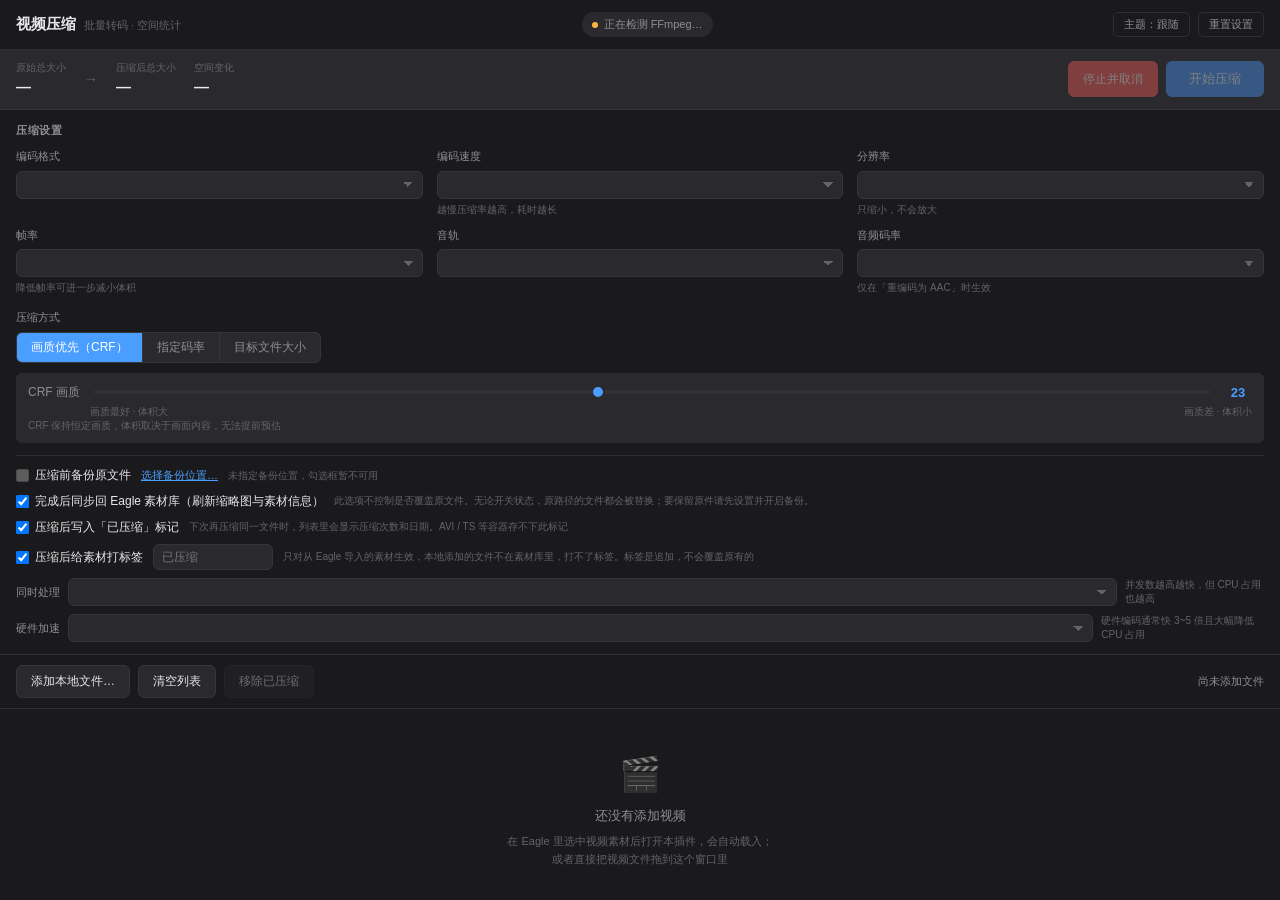
<file: index.html>
<!DOCTYPE html>
<html lang="zh-CN" data-page-node-id="DjLweNXwqbddD2irrHanAp">
<head data-page-node-id="CRqvUrj0qBMEV8xiIWCIFE">
    <meta charset="UTF-8" data-page-node-id="VJD3CFDwYIwCb0FOZAFY1T">
    <meta name="viewport" content="width=device-width, initial-scale=1, maximum-scale=1, user-scalable=no" data-page-node-id="ncmTKjU8dnqDvncKOB2ZAN" />
    <title data-i18n="manifest.app.name">视频压缩</title>
    <link rel="stylesheet" href="css/style.css" data-page-node-id="kjlHXdmDRgimZ3Gnssn6f5">
</head>

<body data-page-node-id="MDqdGSkFnMsVYZDDpGZnLA">
    <div class="app" data-page-node-id="A5yD1cR0gH0qOBFqPjME7x">

        <!-- ==================== 顶栏 ==================== -->
        <header class="topbar" data-page-node-id="p4oxmMndJcLmyGdjChkzTe">
            <div class="brand" data-page-node-id="XX8WliSWA9M354YpvYRpVl">
                <span class="brand-name" data-i18n="ui.brandName" data-page-node-id="re25waDZxds0sWPI7sFlwT">视频压缩</span>
                <span class="brand-sub" data-i18n="ui.brandSubtitle" data-page-node-id="ZFbzOi457N2IkjLwgYPSoS">批量转码 · 空间统计</span>
            </div>
            <div class="ffmpeg-status" id="ffmpegStatus" data-page-node-id="DSgSX5IiLvUztTYoz5N5Po">
                <span class="dot" data-page-node-id="VAHYKZyCqQdfan4sNzX7Qt"></span><span class="txt" data-i18n="ui.detectingFfmpeg" data-page-node-id="JmRUvvxn1pEuaut8iHJL3r">正在检测 FFmpeg…</span>
            </div>
            <div class="topbar-actions">
                <button type="button" class="log-btn" id="btnTheme" title="界面主题：跟随 Eagle / 强制浅色 / 强制深色" data-i18n-title="ui.themeTitle">主题：跟随</button>
                <button type="button" class="log-btn" id="btnResetSettings" title="恢复编码、画质、备份、主题等全部默认设置" data-i18n="ui.resetSettings" data-i18n-title="ui.resetSettingsTitle">重置设置</button>
            </div>
        </header>

        <!-- ==================== 操作栏（吸顶） ==================== -->
        <!-- 原来这一栏在窗口底部，窗口高度不够时第一眼根本看不到，
             要往下滚才能发现「开始压缩」在哪儿。挪到顶栏正下方并吸顶：
             一打开就看得见，滚到哪儿都还在。 -->
        <section class="actionbar" data-page-node-id="fCJpU1KwoA5z8lFFuQ8Dwu">
            <div class="summary" id="summary" data-page-node-id="UZHlB0V9fBToeYEOxyZ4ts">
                <div class="sum-item" data-page-node-id="dDnrYOGlfnBUQlvMJxho4K">
                    <span class="sum-label" data-i18n="ui.originalTotal" data-page-node-id="bin5SkTQYgdlEBvNF9u3bK">原始总大小</span>
                    <span class="sum-value" id="sumOriginal" data-page-node-id="KkiSvUfktJUbwFE0GEnop8">—</span>
                </div>
                <div class="sum-arrow" data-page-node-id="gLkSPFPNU5grpHNpIcYEYk">→</div>
                <div class="sum-item" data-page-node-id="amxHXqKLNlBKV0m6w6ektv">
                    <span class="sum-label" id="sumFinalLabel" data-i18n="ui.compressedTotal" data-page-node-id="asKc2TxP7U12c1kgfBsACD">压缩后总大小</span>
                    <span class="sum-value" id="sumFinal" data-page-node-id="dOrKQHIUaaYX8jBxHhHlhl">—</span>
                </div>
                <div class="sum-item" id="sumSpaceItem" data-page-node-id="ZWEwDbPAtAt6TpWWHVCywJ">
                    <span class="sum-label" data-i18n="ui.spaceChange" data-page-node-id="4McdrwNZHZhv2d4iqaDwv7">空间变化</span>
                    <span class="sum-value" id="sumSaved" data-page-node-id="4AsgkpkoEvfzyMY8glTAVp">—</span>
                </div>
            </div>

            <!-- 预估的精度说明。CRF 模式只能按经验模型估，必须说清楚，
                 否则用户会把「预估」当成「保证」。 -->
            <div class="estimate-note" id="estimateNote" hidden></div>
            <div class="sample-analysis-controls" id="sampleAnalysisControls" hidden>
                <span class="sample-analysis-status" id="sampleAnalysisStatus" aria-live="polite"></span>
                <button type="button" class="link-btn" id="btnAnalyzeAll" data-i18n="ui.analyzeAll">分析全部</button>
                <button type="button" class="link-btn" id="btnStopAnalysis" data-i18n="ui.stopAnalysis" disabled>停止分析</button>
            </div>

            <!-- 「曾经压过」与 HDR 风险的汇总提示。
                 两者都只是提示，不拦截操作 —— 决定权始终在用户手里。 -->
            <div class="notice-row" id="noticeRow" hidden></div>

            <!-- 这里原来有一个 flex-grow 的占位 div 负责把按钮顶到右边。
                 操作栏会换行，占位 div 留在上一行顶不到换行后的按钮，所以改成
                 .actions 自己用 margin-left: auto，靠右与是否换行无关。 -->
            <div class="actions" data-page-node-id="v9ibVznQUo6M7caY6U4WnJ">
                <button type="button" class="btn danger" id="btnCancel" disabled data-i18n="ui.cancelTasks" data-i18n-title="ui.cancelTasksTitle" title="立即停止正在处理的视频，并取消尚未开始的任务" data-page-node-id="RRKworojVkjHPzSf1MFjKx">停止并取消</button>
                <button type="button" class="btn primary big" id="btnStart" disabled data-i18n="ui.startCompression" data-page-node-id="xtxpqSZoQG6I9F3bazpttb">开始压缩</button>
            </div>
        </section>

        <!-- 日志抽屉：出问题时不用猜，直接看这里 -->
        <div class="log-drawer" id="logDrawer" hidden>
            <div class="log-head">
                <span class="log-title">运行日志</span>
                <span class="log-path" id="logPath"></span>
                <span class="log-spacer"></span>
                <button type="button" class="link-btn" id="btnCopyDiag">复制诊断信息</button>
                <button type="button" class="link-btn" id="btnCopyLog">复制日志</button>
                <button type="button" class="link-btn" id="btnRevealLog">打开日志目录</button>
                <button type="button" class="link-btn" id="btnCloseLog">收起</button>
            </div>
            <pre class="log-body" id="logBody"></pre>
        </div>

        <!-- ==================== 压缩设置 ==================== -->
        <section class="panel" data-page-node-id="lrZpaWtEyRZ02Dfc67aBdT">
            <div class="panel-title" data-page-node-id="dEPZIgEXisghYVIhOPDHXj">压缩设置</div>

            <div class="grid" data-page-node-id="5N65o0jnM3bOTIP4LrWskB">
                <div class="field" data-page-node-id="gN0M2gJnEZ0Gc0XQSCTlYx">
                    <label data-page-node-id="MJQVkZ6ECkGPEg5LgFD9NG">编码格式</label>
                    <select id="selCodec" data-page-node-id="OjY7fkLIgnl1mzVBek1IbB"></select>
                    <div class="hint" id="codecHint" data-page-node-id="c2AQvU7hrHO590JO2AWJ4b"></div>
                </div>

                <div class="field" data-page-node-id="ggmOTpAQrawgYjvzZI56cA">
                    <label data-page-node-id="uCUYj6VBectTyMhN3rPSRd">编码速度</label>
                    <select id="selSpeed" data-page-node-id="CZZwUUkZv2xFBCuahveOM4"></select>
                    <div class="hint" data-page-node-id="Ug7RYUOW0mgFNpJTogRyf5">越慢压缩率越高，耗时越长</div>
                </div>

                <div class="field" data-page-node-id="1V8RgcyrGdQKehrOjhpsob">
                    <label data-page-node-id="PMFGQeTuFeqDdGp2He2NxR">分辨率</label>
                    <select id="selResolution" data-page-node-id="7HiPJbJRygI6AEBsLxjYTY"></select>
                    <div class="hint" id="resolutionHint" data-page-node-id="72cgqtFjPmBVwWJqz1BIC9">只缩小，不会放大</div>
                </div>

                <div class="field" data-page-node-id="c9OrD2UtZiAfyOI55ErKoq">
                    <label data-page-node-id="LZUu9lCImDOQ8AZ3qIEe9l">帧率</label>
                    <select id="selFps" data-page-node-id="jwFJqnILzsaDy6c6kqhUqK"></select>
                    <div class="hint" data-page-node-id="KGCt26xRz1JjneX2bkuFAH">降低帧率可进一步减小体积</div>
                </div>

                <div class="field" data-page-node-id="GLfCKek8PZ50TTa6yaEDi1">
                    <label data-page-node-id="hVHSCKkl23wMDyOa6WmFQ6">音轨</label>
                    <select id="selAudioMode" data-page-node-id="uwwJXsFghIyCcBQ85lTEsG"></select>
                    <div class="hint" id="audioHint" data-page-node-id="KwdnVzghKaV593ahnvr58o"></div>
                </div>

                <div class="field" data-page-node-id="CEvYLFE8e6HlTG6ztM9c0m">
                    <label data-page-node-id="VGBmIYBOuHI3bWsRv6KVLP">音频码率</label>
                    <select id="selAudioBitrate" data-page-node-id="4JBNMn444JprJGxuw0DrLr"></select>
                    <div class="hint" data-page-node-id="QekorfO9AafHH97Ks3JtYT">仅在「重编码为 AAC」时生效</div>
                </div>
            </div>

            <!-- 压缩方式 -->
            <div class="mode-block" data-page-node-id="DHI3fZQKtSgXhZ346Kp8DF">
                <label class="mode-label" data-page-node-id="5JmJdPoFEgi8JoAxw0stLZ">压缩方式</label>
                <div class="segmented" id="modeTabs" data-page-node-id="FJCtxb6uquOUcTWgOgEd6g">
                    <button type="button" data-mode="crf" class="active" data-page-node-id="gLEL8Yia6wX44Ei8qWQlQS">画质优先（CRF）</button>
                    <button type="button" data-mode="bitrate" data-page-node-id="0lSOOZDlBSRhNvcDPYQJ8l">指定码率</button>
                    <button type="button" data-mode="target" data-page-node-id="7RrIQsZ1lS4vKpERQNJ0SG">目标文件大小</button>
                </div>

                <!-- CRF -->
                <div class="mode-panel active" data-panel="crf" data-page-node-id="aL4eHeUS1JGfPlgvQRE15B">
                    <div class="slider-row" data-page-node-id="Fp0IV5P0TcTKbO8BCZ8scZ">
                        <span class="slider-caption" data-page-node-id="vQExcTD6XKOHSPT9PDX1ro">CRF 画质</span>
                        <input type="range" id="rngCrf" min="0" max="51" step="1" value="23" data-page-node-id="8QkA5DUvtGI361FSVXbLfW">
                        <span class="slider-value" id="crfValue" data-page-node-id="WxsWHiRUUfOD9sEfbi1tJW">23</span>
                    </div>
                    <div class="slider-scale" data-page-node-id="faOnmBj6L1WIIVAuN3pcCP">
                        <span data-page-node-id="BiaULmhSrDtH9fA6DWTScL">画质最好 · 体积大</span>
                        <span data-page-node-id="S64bhdeJOyZ9pdUtp8Mkx1">画质差 · 体积小</span>
                    </div>
                    <div class="hint" data-page-node-id="aEHkRuJAAIk74uPRkt4nxd">CRF 保持恒定画质，体积取决于画面内容，无法提前预估</div>
                </div>

                <!-- 码率 -->
                <div class="mode-panel" data-panel="bitrate" data-page-node-id="KSdHCzcS9GwagGeVwd5Ury">
                    <div class="inline-field" data-page-node-id="juntkbrjwSwUYYlSlTnzwJ">
                        <input type="number" id="inpBitrate" min="100" max="100000" step="100" value="2000" data-page-node-id="uYtO0vo7kZCKSUMDhdNRsj">
                        <span class="unit" data-page-node-id="AgJAjBcelRCxxIpZIwyaEO">kbps</span>
                    </div>
                    <div class="hint" data-page-node-id="759ssfMFY2SmYqd1lkCPBR">视频码率。1080p 一般 2000~5000 kbps 足够</div>
                </div>

                <!-- 目标大小 -->
                <div class="mode-panel" data-panel="target" data-page-node-id="i2FvqSXgTk3t9fRp6JmODG">
                    <div class="inline-field" data-page-node-id="7A12r0C2q9clyNJW2PFO76">
                        <input type="number" id="inpTargetSize" min="1" max="100000" step="1" value="50" data-page-node-id="Lja2I9l6IOwbxqxtoiEI7r">
                        <span class="unit" data-page-node-id="1hC4Lc9ERmjt03VCVwPgu9">MB</span>
                    </div>
                    <div class="hint" data-page-node-id="dmLZVgRfkWS63U5RZmHjo1">
                        每个视频压缩到该大小附近。H.264 / H.265 采用两遍编码，精度更高但耗时约翻倍
                    </div>
                </div>
            </div>

            <!-- 高级 -->
            <div class="advanced" data-page-node-id="gSnMiAevB9zDtXLBu7tMke">
                <div class="check-row" data-page-node-id="2DknxJbKfgTra9Cq4tk7Rz">
                    <label class="check" id="backupCheck" data-page-node-id="3hwgz8DtHzxSdi2iE02yQq">
                        <input type="checkbox" id="chkBackup" disabled data-page-node-id="m6JENSf6HQgnCW1Xv1Ho2f">
                        <span data-page-node-id="OoGCUA6wF6Hn8DiGmoqIOt">压缩前备份原文件</span>
                    </label>
                    <button type="button" class="link-btn" id="btnPickBackup" data-page-node-id="3CFKk4jMBsGx1vgRFjIrR3">选择备份位置…</button>
                    <!-- 没指定备份目录之前，勾选框是禁用的。这里的文案会由 JS 按状态改写 -->
                    <span class="backup-path" id="backupPath" data-page-node-id="U9jEnPcsSKyya5MU6FwvV2">未指定备份位置，勾选框暂不可用</span>
                </div>

                <div class="check-row" data-page-node-id="T08aAOIyn9esd3eJgl5dkF">
                    <label class="check" data-page-node-id="Ewn2g2aULjwWoT0zppAX43">
                        <input type="checkbox" id="chkReplaceInEagle" checked data-page-node-id="dGAPYM3vfhzPEJaFb8MwFQ">
                        <span data-page-node-id="KUohD3b9gKDWbG4b8VXcZQ">完成后同步回 Eagle 素材库（刷新缩略图与素材信息）</span>
                    </label>
                    <!-- 这条提示是审核要求的：这个开关很容易被读成「关掉就不会动原文件」，
                         但覆盖原路径与它无关，关掉只是不去调 Eagle 的素材替换接口。 -->
                    <span class="hint" data-i18n="ui.replaceInEagleHint">此选项不控制是否覆盖原文件。无论开关状态，原路径的文件都会被替换；要保留原件请先设置并开启备份。</span>
                </div>

                <div class="check-row">
                    <label class="check">
                        <input type="checkbox" id="chkWriteMarker" checked>
                        <span data-i18n="ui.writeMarker">压缩后写入「已压缩」标记</span>
                    </label>
                    <span class="hint" data-i18n="ui.writeMarkerHint">下次再压缩同一文件时，列表里会显示压缩次数和日期。AVI / TS 等容器存不下此标记</span>
                </div>

                <div class="check-row">
                    <label class="check">
                        <input type="checkbox" id="chkTagCompressed" checked>
                        <span data-i18n="ui.tagCompressed">压缩后给素材打标签</span>
                    </label>
                    <input type="text" class="tag-input" id="inpTagName" maxlength="40"
                           placeholder="已压缩" data-i18n-placeholder="ui.tagNamePlaceholder">
                    <span class="hint" data-i18n="ui.tagCompressedHint">只对从 Eagle 导入的素材生效，本地添加的文件不在素材库里，打不了标签。标签是追加，不会覆盖原有的</span>
                </div>

                <div class="field inline" data-page-node-id="UMgj3cdQaAUKAaeumResTF">
                    <label data-page-node-id="EC5xzWZHWhxntJSn8dLq3o">同时处理</label>
                    <select id="selConcurrency" data-page-node-id="AbWmBdgr6EThTcMkJCTby0"></select>
                    <span class="hint" data-page-node-id="E1PZvy3tuKxpebcT1ksFn8">并发数越高越快，但 CPU 占用也越高</span>
                </div>

                <div class="field inline" data-page-node-id="hwaCtlW7Lq8Zp2mRkF3nYd">
                    <label data-i18n="ui.hwAccel">硬件加速</label>
                    <select id="selHwAccel"></select>
                    <span class="hint" id="hwAccelHint">硬件编码通常快 3~5 倍且大幅降低 CPU 占用</span>
                </div>
            </div>
        </section>

        <!-- ==================== 工具栏 ==================== -->
        <section class="toolbar" data-page-node-id="yt5FWFbNpq5i0Xi2qNt8pa">
            <button type="button" class="btn" id="btnAddFiles" data-page-node-id="GggX3RAF3RmfZ92uxrKXRf">添加本地文件…</button>
            <button type="button" class="btn" id="btnClear" data-page-node-id="vacFlDbYQjemeNSOLSFEoy">清空列表</button>
            <!--
              只清队列里「已经压过」的条目。

              「清空列表」会把没处理的也一起清掉，而用户点这个按钮的意图通常正好
              相反：把压完的挪走，留下还没动的继续干活。所以它和「清空列表」是
              两件事，不能合并成一个带选项的按钮 —— 后者每次都要读一遍选项才知道
              会发生什么。
            -->
            <!--
              这里刻意不写 data-i18n：按钮文案是 updateButtons 动态拼的（带命中数量），
              I18n.apply 会在初始化时把 [data-i18n] 节点的 textContent 覆盖成静态
              文案，两者抢同一个属性就会出现「数量显示不出来」。文案统一由
              updateButtons 里的 tr() 负责，HTML 里这行中文只是首帧的兜底。
            -->
            <button type="button" class="btn" id="btnRemoveCompressed" disabled data-i18n-title="ui.removeCompressedTitle" title="把已经压缩过的条目从队列里移除，不动文件也不动 Eagle 素材">移除已压缩</button>
            <div class="toolbar-spacer" data-page-node-id="Pu4FkUBNYxUrrlOPhk1CNr"></div>
            <div class="list-stat" id="listStat" data-page-node-id="thZitJLsByoG4HlbjsmCeA">尚未添加文件</div>
        </section>

        <!-- ==================== 文件列表 ==================== -->
        <section class="filelist" id="fileList" data-page-node-id="tA2HOkIbhPg1gT7rOuEaiA">
            <div class="empty-state" id="emptyState" data-page-node-id="MouVgipWEGMImNYQe4bmHl">
                <div class="empty-icon" data-page-node-id="5EbLVokHHOZ7myKAeXpHTn">🎬</div>
                <div class="empty-title" data-page-node-id="BnWljkB4D3GYpS3hYoxv3H">还没有添加视频</div>
                <div class="empty-desc" data-page-node-id="umCHsqqHH0PZHehyjrIBJM">
                    在 Eagle 里选中视频素材后打开本插件，会自动载入；
                    <br data-page-node-id="SSirAz7A1DuQW44HVXryzJ">或者直接把视频文件拖到这个窗口里
                </div>
            </div>
        </section>

    </div>

    <!-- 开始前的确认弹层 -->
    <div class="modal-mask" id="confirmMask" hidden data-page-node-id="xHP9DXogiF4RLmLc32bdNN">
        <div class="modal" data-page-node-id="IfJZD8HvO0ISWPowHBKVqU">
            <div class="modal-title" data-page-node-id="bjgo52iy4lFnCUSJO56Eho">确认开始压缩</div>
            <div class="modal-body" data-page-node-id="wA3m6Ey1RyKQ8unxLsDFiA">
                <div class="warn-box" id="confirmWarn" data-page-node-id="h3e6OYfhL3O1rsJt0V0rOm"></div>
                <div class="confirm-list" id="confirmList" data-page-node-id="ImqHPW20bDT6HOdwnHCgVt"></div>
            </div>
            <div class="modal-actions" data-page-node-id="iyC94C2edOVKofeKBs36yA">
                <button type="button" class="btn" id="btnConfirmCancel" data-page-node-id="jPKcFFRN6YQvEt1aC1JqNT">再想想</button>
                <button type="button" class="btn danger" id="btnConfirmOk" data-page-node-id="HBQiB9v24J1Em1prJ5g8Kw">确认开始</button>
            </div>
        </div>
    </div>

    <!-- Eagle 中重新打开插件、且当前列表已有任务时的选择弹层。 -->
    <div class="modal-mask" id="selectionMask" hidden>
        <div class="modal selection-modal">
            <div class="modal-title" id="selectionTitle">检测到新的 Eagle 选中素材</div>
            <div class="modal-body">
                <div class="selection-description" id="selectionDescription"></div>
                <div class="selection-list" id="selectionList"></div>
            </div>
            <div class="modal-actions selection-actions">
                <button type="button" class="btn" id="btnSelectionCancel">取消此次操作</button>
                <button type="button" class="btn danger" id="btnSelectionReplace">取消当前所有任务并重新添加</button>
                <button type="button" class="btn primary" id="btnSelectionAppend">加入任务队列</button>
            </div>
        </div>
    </div>

    <!--
      压缩执行中往活动队列追加素材时的独立确认。

      「加入任务队列」在运行中意味着这些文件会被立刻编码并覆盖原路径，而首次
      确认框列的是上一批文件、上一份备份状态，对新增文件没有任何告知效力。
      所以运行中追加必须单独确认一次。
    -->
    <div class="modal-mask" id="appendConfirmMask" hidden>
        <div class="modal">
            <div class="modal-title" id="appendConfirmTitle">追加素材前确认</div>
            <div class="modal-body">
                <div class="warn-box" id="appendConfirmWarn"></div>
                <div class="confirm-list" id="appendConfirmList"></div>
            </div>
            <div class="modal-actions">
                <button type="button" class="btn" id="btnAppendConfirmCancel">不添加</button>
                <button type="button" class="btn danger" id="btnAppendConfirmOk">确认并立即压缩</button>
            </div>
        </div>
    </div>

    <!-- logger 必须最先加载：后面的脚本一旦报错，得有地方记下来 -->
    <script type="text/javascript" src="js/logger.js"></script>
    <script type="text/javascript">
    // 全局兜底：任何未捕获的异常 / 未处理的 Promise 拒绝都写进日志。
    // 插件窗口里看不到控制台，没有这个就等于黑盒。
    (function () {
        if (typeof Logger === 'undefined') return;

        // 接管 console。之前 plugin.js 里的失败全都只走了 console.error，
        // 日志文件里一行都没有，排查时等于瞎子。接管之后任何遗漏的 catch
        // 都会自动留下痕迹。
        Logger.captureConsole();

        // 用捕获阶段注册：资源加载失败（脚本 404 之类）触发的 error 事件
        // 不冒泡，只有捕获阶段能收到，否则这类故障会彻底静默。
        window.addEventListener('error', function (e) {
            if (e.target && e.target !== window && e.target.tagName) {
                Logger.error('[资源加载失败] ' + e.target.tagName +
                    ' ' + (e.target.src || e.target.href || '(未知地址)'));
                return;
            }
            Logger.error('[未捕获异常] ' + (e.message || '') +
                (e.filename ? ' @ ' + e.filename + ':' + e.lineno + ':' + e.colno : '') +
                (e.error && e.error.stack ? '\n' + e.error.stack : ''));
        }, true);

        window.addEventListener('unhandledrejection', function (e) {
            var r = e.reason;
            Logger.error('[未处理的 Promise 拒绝] ' +
                (r && r.stack ? r.stack : (r && r.message ? r.message : String(r))));
        });

        Logger.info('========== 插件启动 ==========');
    })();
    </script>
    <!-- Eagle 内建 i18next 由 manifest 的 languages 配置加载；这里的适配层负责安全回退。 -->
    <script type="text/javascript" src="js/i18n.js"></script>
    <script type="text/javascript" src="js/ffmpeg.js"></script>
    <script type="text/javascript" src="js/format.js"></script>
    <script type="text/javascript" src="js/app.js"></script>
    <script type="text/javascript" src="js/logger-ui.js"></script>
    <script type="text/javascript" src="js/plugin.js"></script>
    <script type="text/javascript">
    // 脚本全部就位后打一行状态。这行日志本身就是探针：
    // 只要它没出现，就说明前面某个 <script> 根本没加载起来。
    (function () {
        if (typeof Logger === 'undefined') return;
        var hasEagle = '无法判断';
        try { hasEagle = (typeof eagle !== 'undefined' && !!eagle) ? '是' : '否'; }
        catch (e) { hasEagle = '探测异常: ' + e.message; }
        Logger.info('脚本加载完毕 | eagle=' + hasEagle +
            ' | App=' + (typeof App !== 'undefined' && App ? '已定义' : '未定义') +
            ' | FFmpegCore=' + (typeof FFmpegCore !== 'undefined' && FFmpegCore ? '已定义' : '未定义') +
            ' | Format=' + (typeof Format !== 'undefined' && Format ? '已定义' : '未定义') +
            ' | LogUI=' + (typeof LogUI !== 'undefined' && LogUI ? '已定义' : '未定义'));
    })();
    </script>
</body>
</html>
</file>
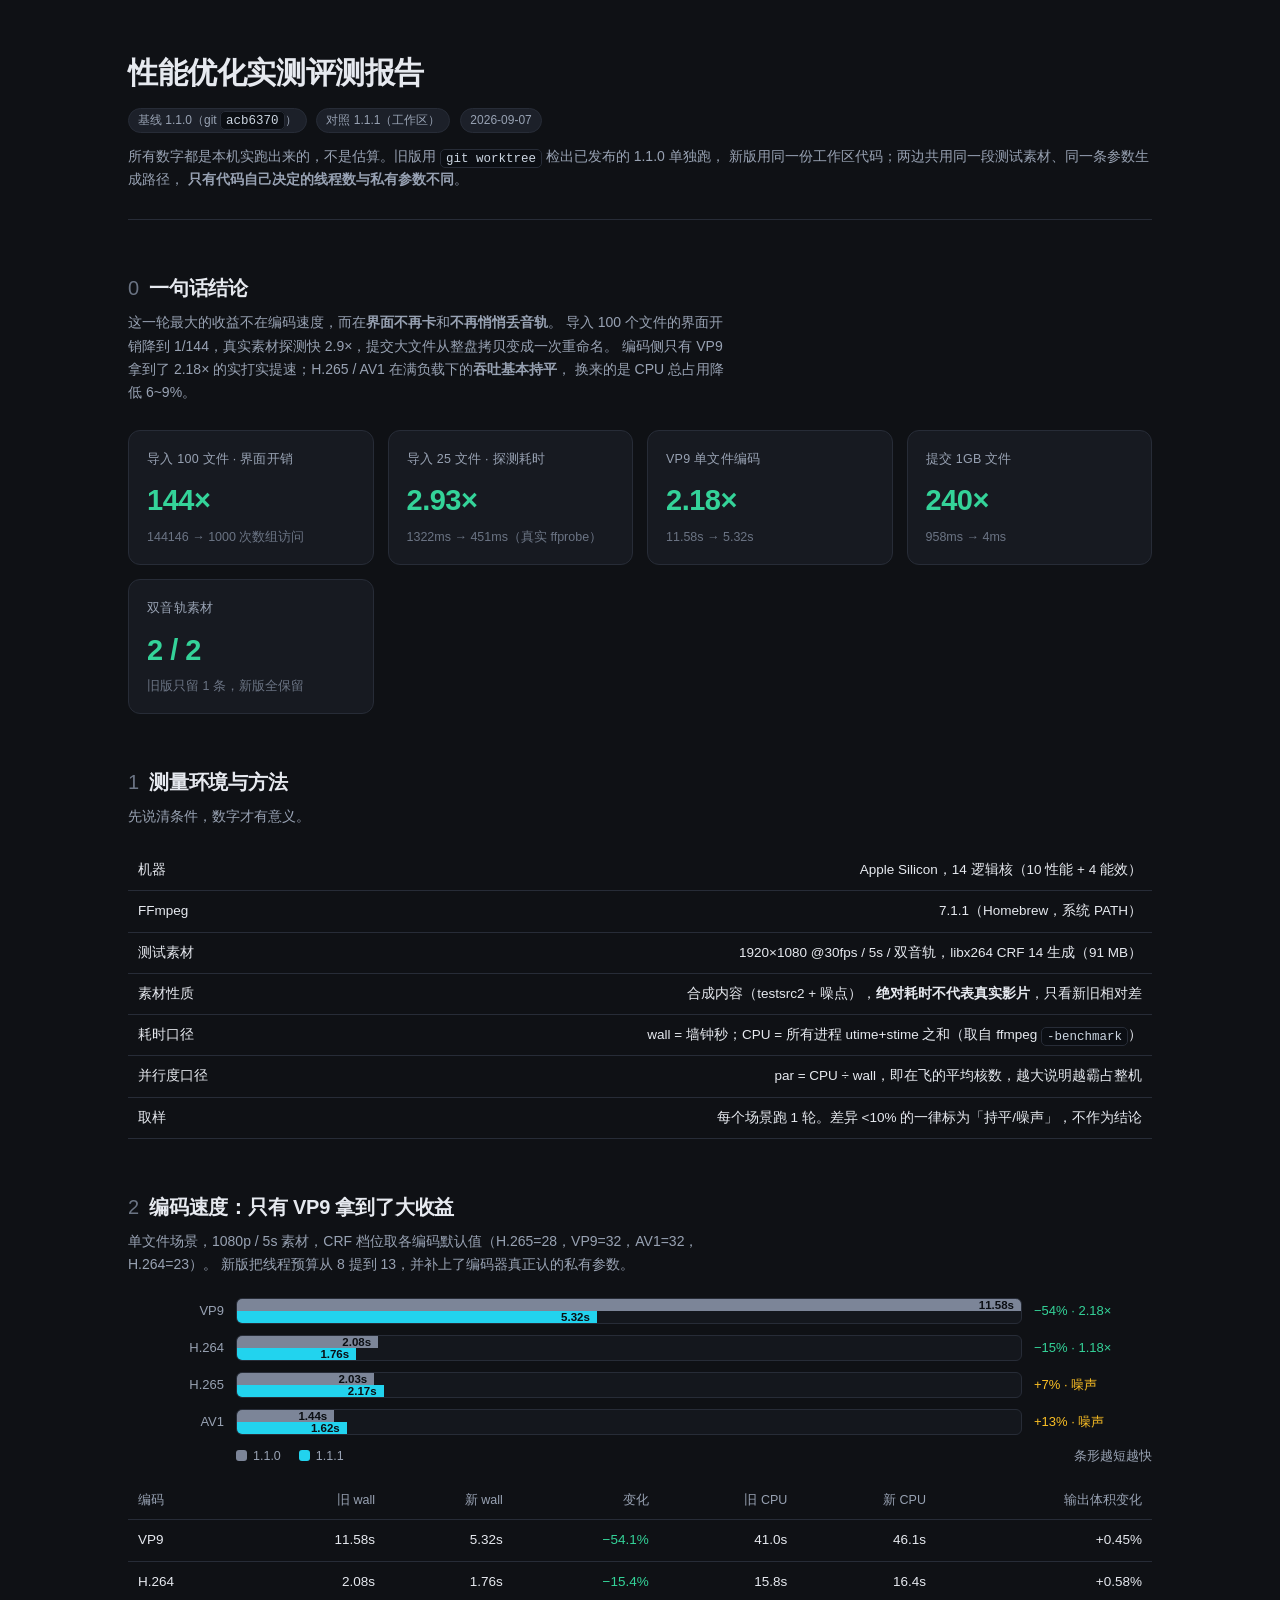
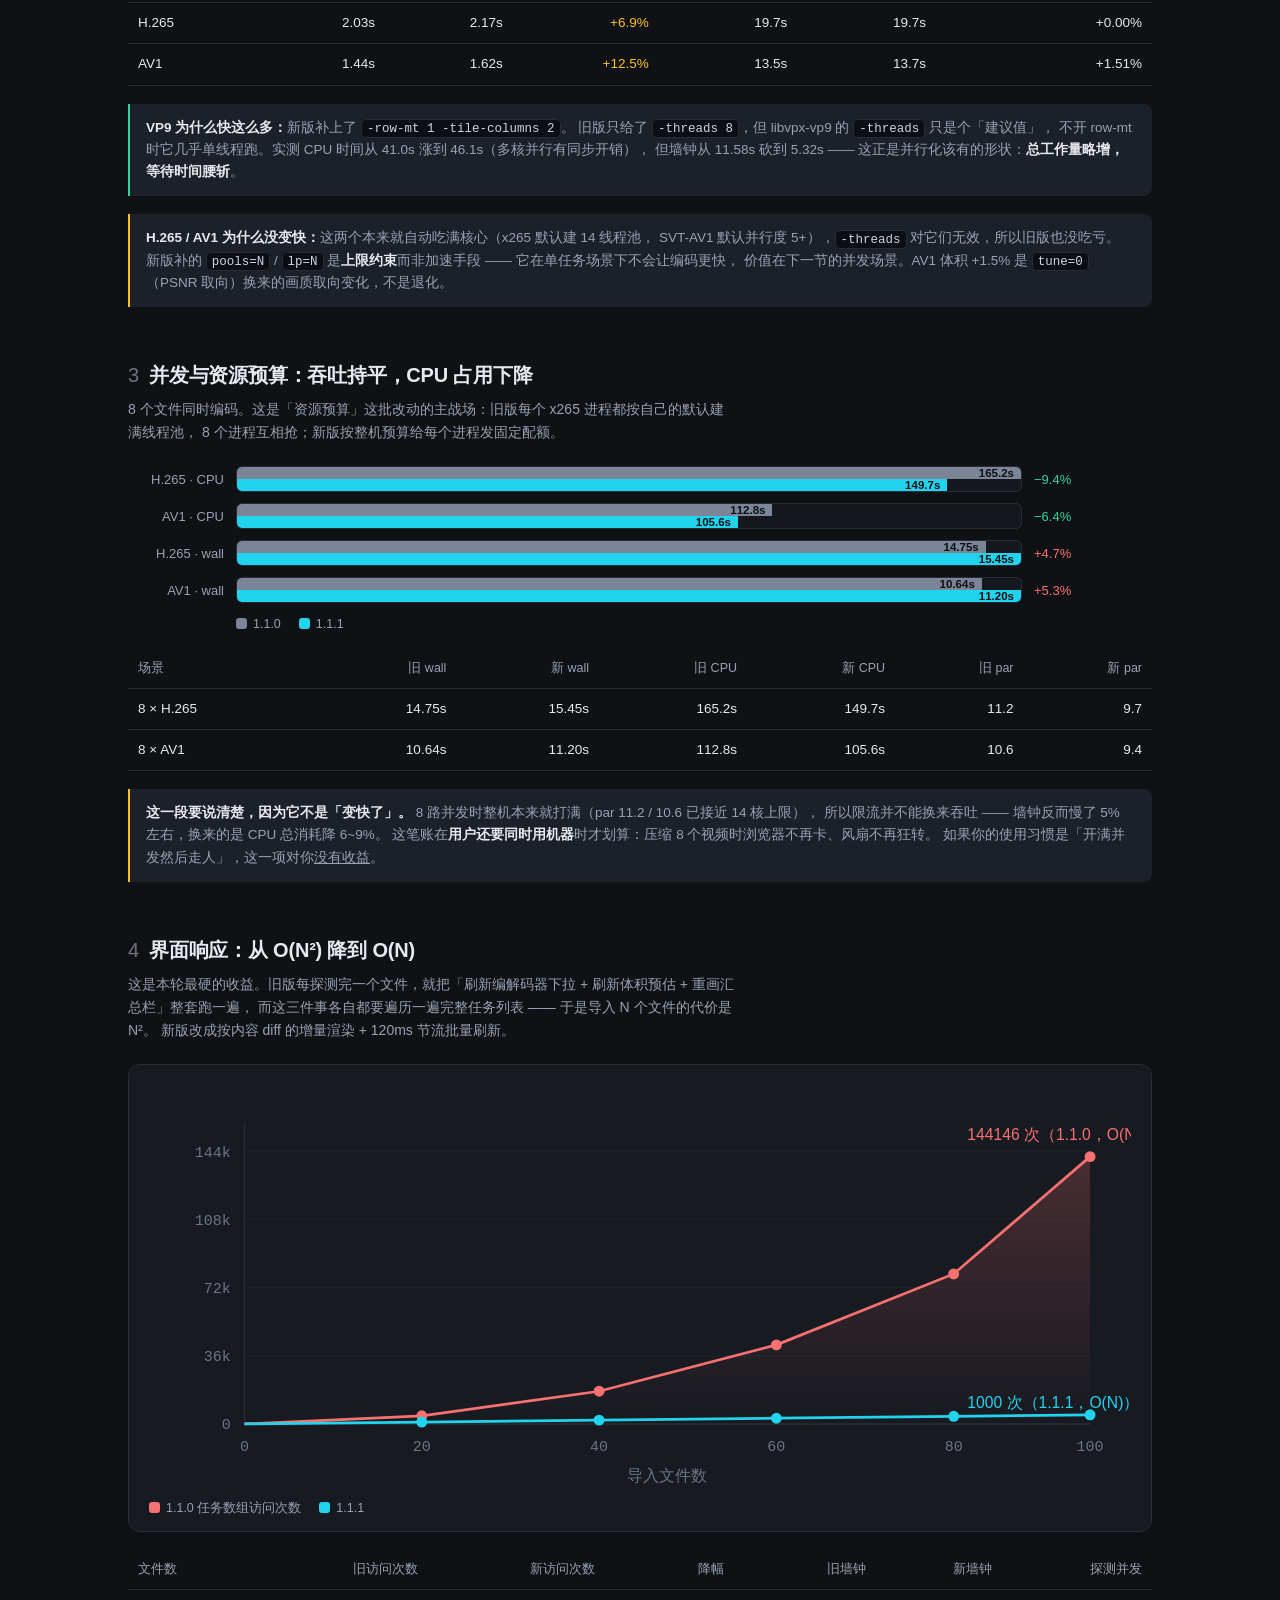
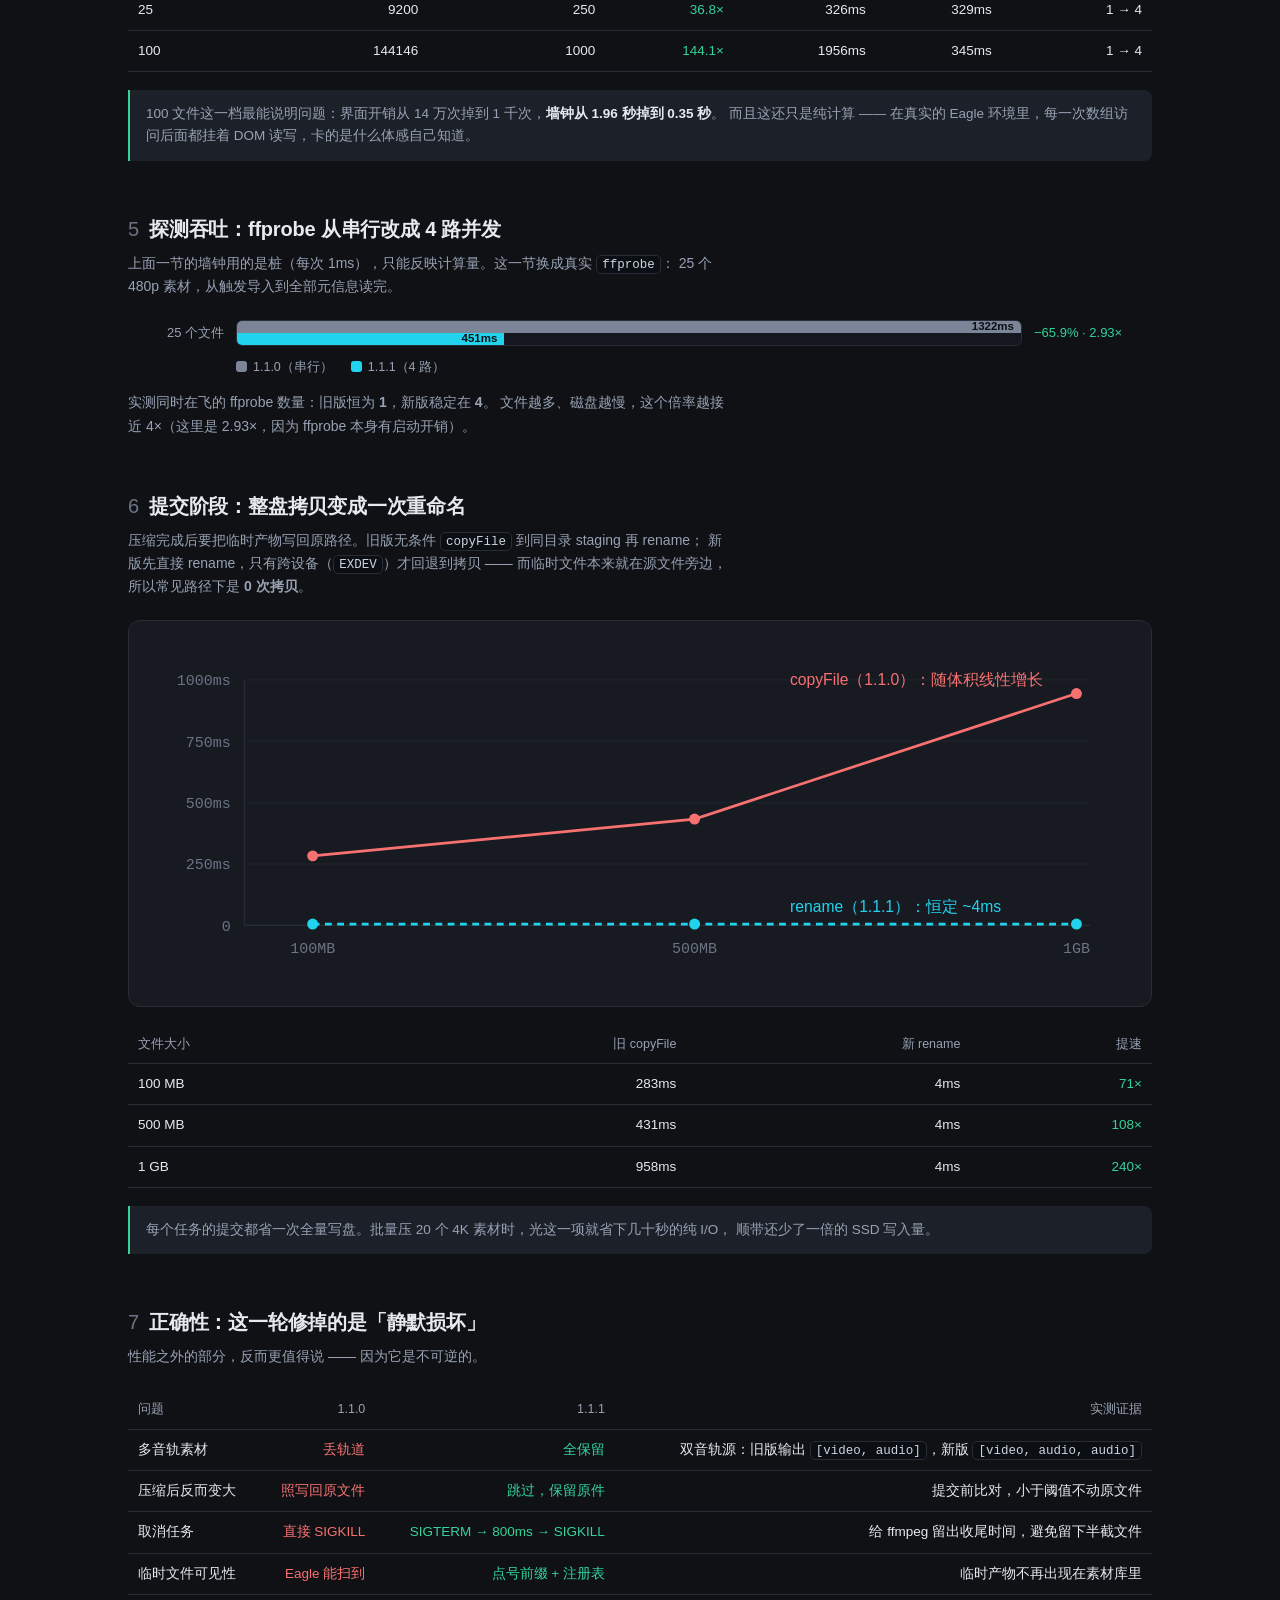
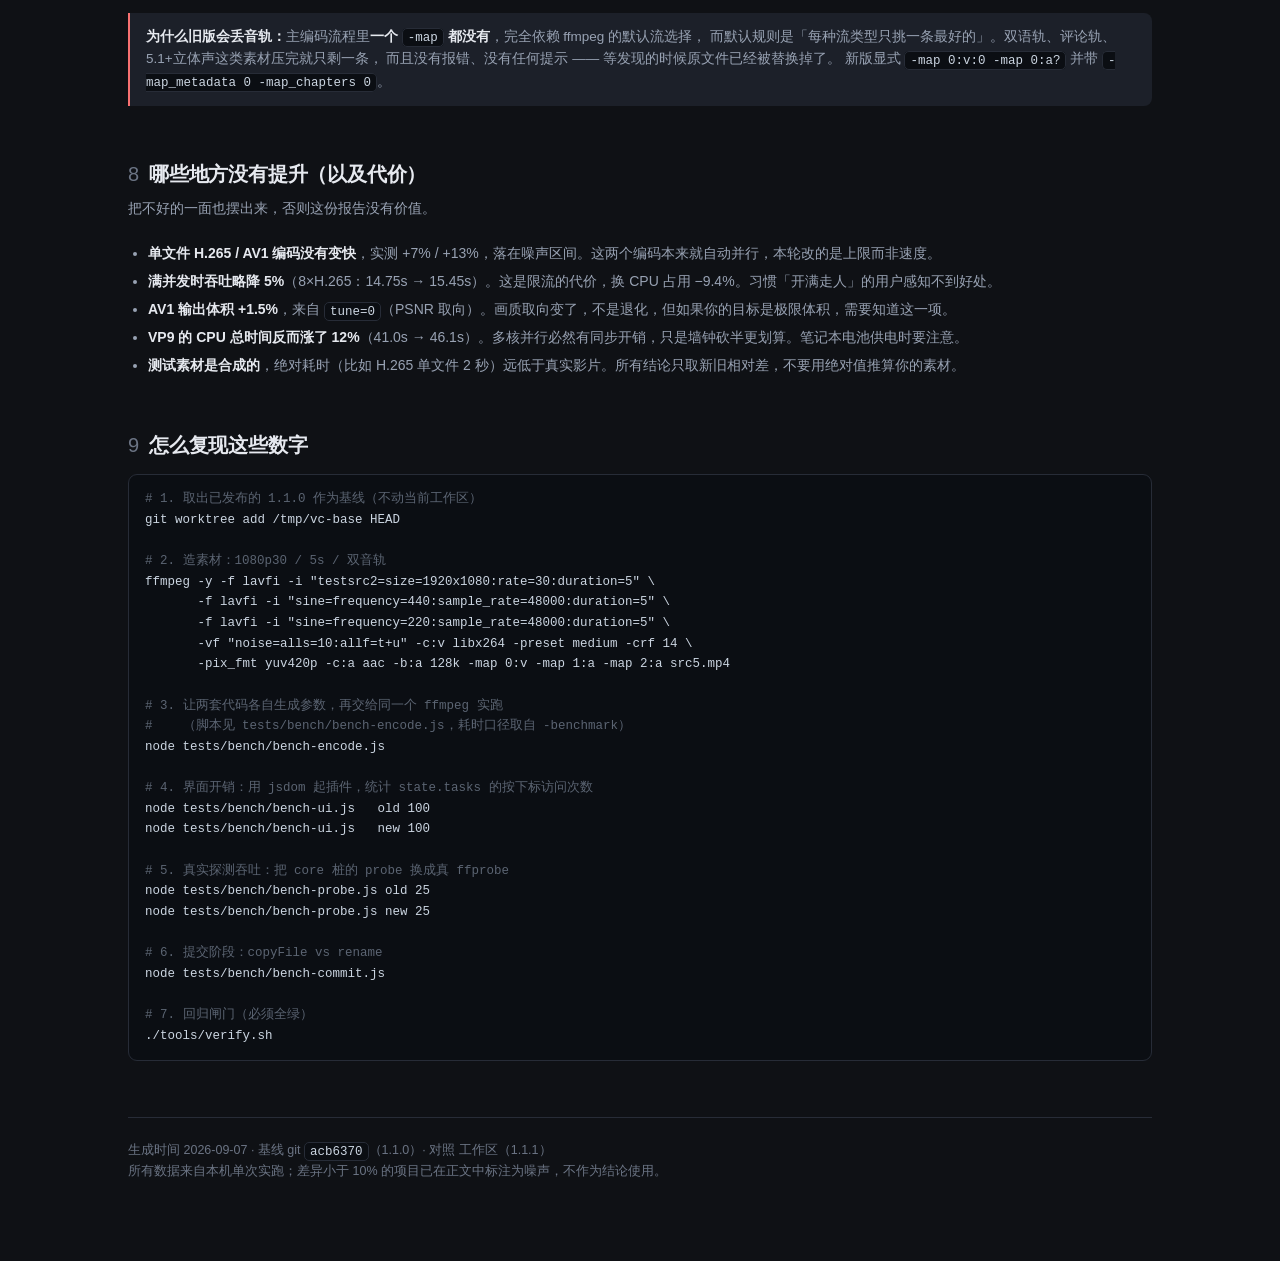
<file: reports/performance-1.1.1.html>
<!DOCTYPE html>
<html lang="zh-CN">
<head>
<meta charset="UTF-8">
<meta name="viewport" content="width=device-width, initial-scale=1">
<title>视频压缩插件 · 性能优化实测评测报告 1.1.1</title>
<style>
  :root{
    --bg:#0f1115; --card:#171a21; --card2:#1c2029; --line:#272c37;
    --fg:#e6e9ef; --dim:#98a2b3; --dim2:#6b7484;
    --old:#7c8598; --new:#22d3ee;
    --good:#34d399; --warn:#fbbf24; --bad:#f87171;
  }
  *{box-sizing:border-box}
  body{
    margin:0; background:var(--bg); color:var(--fg);
    font:15px/1.65 -apple-system,BlinkMacSystemFont,"PingFang SC","Helvetica Neue",Arial,sans-serif;
    -webkit-font-smoothing:antialiased;
  }
  .wrap{max-width:1080px;margin:0 auto;padding:48px 28px 80px}
  header{border-bottom:1px solid var(--line);padding-bottom:28px;margin-bottom:40px}
  h1{margin:0 0 10px;font-size:30px;letter-spacing:-.4px}
  .sub{color:var(--dim);font-size:14px}
  .badge{display:inline-block;padding:2px 9px;border-radius:99px;font-size:12px;
         border:1px solid var(--line);background:var(--card2);color:var(--dim);margin-right:6px}
  h2{font-size:20px;margin:52px 0 6px;letter-spacing:-.2px}
  h2 .num{color:var(--dim2);font-weight:400;margin-right:10px;font-variant-numeric:tabular-nums}
  .lead{color:var(--dim);font-size:14px;margin:0 0 22px;max-width:78ch}
  h3{font-size:15px;margin:30px 0 12px;color:var(--fg)}

  /* 关键结论卡片 */
  .kpis{display:grid;grid-template-columns:repeat(auto-fit,minmax(210px,1fr));gap:14px;margin:26px 0 8px}
  .kpi{background:var(--card);border:1px solid var(--line);border-radius:12px;padding:18px 18px 16px}
  .kpi .k{color:var(--dim);font-size:12.5px;letter-spacing:.02em}
  .kpi .v{font-size:29px;font-weight:650;margin:8px 0 2px;font-variant-numeric:tabular-nums;letter-spacing:-.5px}
  .kpi .d{font-size:12.5px;color:var(--dim2)}
  .up{color:var(--good)} .down{color:var(--bad)} .flat{color:var(--warn)}

  table{width:100%;border-collapse:collapse;font-size:13.5px;margin:14px 0 4px}
  th,td{text-align:right;padding:9px 10px;border-bottom:1px solid var(--line)}
  th:first-child,td:first-child{text-align:left}
  thead th{color:var(--dim);font-weight:500;font-size:12.5px;border-bottom:1px solid var(--line)}
  tbody tr:hover{background:#14171d}
  td.num{font-variant-numeric:tabular-nums}
  .tag{font-size:11.5px;padding:1px 7px;border-radius:5px;border:1px solid var(--line);color:var(--dim)}

  /* 条形图 */
  .bars{margin:18px 0 6px}
  .row{display:grid;grid-template-columns:96px 1fr 118px;align-items:center;gap:12px;margin-bottom:11px}
  .row .lab{font-size:13px;color:var(--dim);text-align:right}
  .track{position:relative;height:26px;background:#14171d;border-radius:6px;overflow:hidden;border:1px solid var(--line)}
  .bar{position:absolute;left:0;top:0;height:50%;display:flex;align-items:center;justify-content:flex-end;
       padding-right:7px;font-size:11.5px;color:#0b0e13;font-weight:650;font-variant-numeric:tabular-nums}
  .bar.o{top:0;background:var(--old)}
  .bar.n{top:50%;background:var(--new)}
  .row .delta{font-size:13px;font-variant-numeric:tabular-nums;text-align:left}
  .legend{display:flex;gap:18px;font-size:12.5px;color:var(--dim);margin:6px 0 0 108px}
  .legend i{display:inline-block;width:11px;height:11px;border-radius:3px;margin-right:6px;vertical-align:-1px}

  /* O(N^2) 曲线 */
  .chart{background:var(--card);border:1px solid var(--line);border-radius:12px;padding:18px 20px 12px;margin:18px 0}
  .chart svg{width:100%;height:auto;display:block}

  .note{background:var(--card2);border-left:2px solid var(--warn);border-radius:0 8px 8px 0;
        padding:13px 16px;margin:18px 0;font-size:13.5px;color:var(--dim)}
  .note b{color:var(--fg);font-weight:600}
  .note.good{border-left-color:var(--good)}
  .note.bad{border-left-color:var(--bad)}

  code{font:12.5px/1.5 ui-monospace,SFMono-Regular,Menlo,monospace;background:#0b0e13;
       border:1px solid var(--line);border-radius:5px;padding:1.5px 5px;color:#cbd5e1}
  pre{background:#0b0e13;border:1px solid var(--line);border-radius:9px;padding:14px 16px;
      overflow-x:auto;font:12.5px/1.65 ui-monospace,SFMono-Regular,Menlo,monospace;color:#cbd5e1;margin:12px 0}
  pre .c{color:#5b6472}
  ul{padding-left:20px;margin:10px 0}li{margin:5px 0;color:var(--dim);font-size:14px}
  li b,li strong{color:var(--fg)}
  .foot{margin-top:56px;padding-top:22px;border-top:1px solid var(--line);color:var(--dim2);font-size:12.5px}
</style>
</head>
<body>
<div class="wrap">

<header>
  <h1>性能优化实测评测报告</h1>
  <div class="sub">
    <span class="badge">基线 1.1.0（git <code>acb6370</code>）</span>
    <span class="badge">对照 1.1.1（工作区）</span>
    <span class="badge">2026-09-07</span>
  </div>
  <div class="sub" style="margin-top:12px">
    所有数字都是本机实跑出来的，不是估算。旧版用 <code>git worktree</code> 检出已发布的 1.1.0 单独跑，
    新版用同一份工作区代码；两边共用同一段测试素材、同一条参数生成路径，
    <b>只有代码自己决定的线程数与私有参数不同</b>。
  </div>
</header>

<h2><span class="num">0</span>一句话结论</h2>
<p class="lead">
  这一轮最大的收益不在编码速度，而在<b>界面不再卡</b>和<b>不再悄悄丢音轨</b>。
  导入 100 个文件的界面开销降到 1/144，真实素材探测快 2.9×，提交大文件从整盘拷贝变成一次重命名。
  编码侧只有 VP9 拿到了 2.18× 的实打实提速；H.265 / AV1 在满负载下的<b>吞吐基本持平</b>，
  换来的是 CPU 总占用降低 6~9%。
</p>

<div class="kpis">
  <div class="kpi"><div class="k">导入 100 文件 · 界面开销</div><div class="v up">144×</div><div class="d">144146 → 1000 次数组访问</div></div>
  <div class="kpi"><div class="k">导入 25 文件 · 探测耗时</div><div class="v up">2.93×</div><div class="d">1322ms → 451ms（真实 ffprobe）</div></div>
  <div class="kpi"><div class="k">VP9 单文件编码</div><div class="v up">2.18×</div><div class="d">11.58s → 5.32s</div></div>
  <div class="kpi"><div class="k">提交 1GB 文件</div><div class="v up">240×</div><div class="d">958ms → 4ms</div></div>
  <div class="kpi"><div class="k">双音轨素材</div><div class="v up">2 / 2</div><div class="d">旧版只留 1 条，新版全保留</div></div>
</div>

<h2><span class="num">1</span>测量环境与方法</h2>
<p class="lead">先说清条件，数字才有意义。</p>
<table>
  <tbody>
    <tr><td>机器</td><td class="num">Apple Silicon，14 逻辑核（10 性能 + 4 能效）</td></tr>
    <tr><td>FFmpeg</td><td class="num">7.1.1（Homebrew，系统 PATH）</td></tr>
    <tr><td>测试素材</td><td class="num">1920×1080 @30fps / 5s / 双音轨，libx264 CRF 14 生成（91 MB）</td></tr>
    <tr><td>素材性质</td><td class="num">合成内容（testsrc2 + 噪点），<b>绝对耗时不代表真实影片</b>，只看新旧相对差</td></tr>
    <tr><td>耗时口径</td><td class="num">wall = 墙钟秒；CPU = 所有进程 utime+stime 之和（取自 ffmpeg <code>-benchmark</code>）</td></tr>
    <tr><td>并行度口径</td><td class="num">par = CPU ÷ wall，即在飞的平均核数，越大说明越霸占整机</td></tr>
    <tr><td>取样</td><td class="num">每个场景跑 1 轮。差异 &lt;10% 的一律标为「持平/噪声」，不作为结论</td></tr>
  </tbody>
</table>

<h2><span class="num">2</span>编码速度：只有 VP9 拿到了大收益</h2>
<p class="lead">
  单文件场景，1080p / 5s 素材，CRF 档位取各编码默认值（H.265=28，VP9=32，AV1=32，H.264=23）。
  新版把线程预算从 8 提到 13，并补上了编码器真正认的私有参数。
</p>

<div class="bars">
  <div class="row"><div class="lab">VP9</div>
    <div class="track"><div class="bar o" style="width:100%">11.58s</div><div class="bar n" style="width:45.9%">5.32s</div></div>
    <div class="delta up">−54% · 2.18×</div></div>
  <div class="row"><div class="lab">H.264</div>
    <div class="track"><div class="bar o" style="width:18.0%">2.08s</div><div class="bar n" style="width:15.2%">1.76s</div></div>
    <div class="delta up">−15% · 1.18×</div></div>
  <div class="row"><div class="lab">H.265</div>
    <div class="track"><div class="bar o" style="width:17.5%">2.03s</div><div class="bar n" style="width:18.7%">2.17s</div></div>
    <div class="delta flat">+7% · 噪声</div></div>
  <div class="row"><div class="lab">AV1</div>
    <div class="track"><div class="bar o" style="width:12.4%">1.44s</div><div class="bar n" style="width:14.0%">1.62s</div></div>
    <div class="delta flat">+13% · 噪声</div></div>
  <div class="legend"><span><i style="background:var(--old)"></i>1.1.0</span><span><i style="background:var(--new)"></i>1.1.1</span><span style="margin-left:auto">条形越短越快</span></div>
</div>

<table>
  <thead><tr><th>编码</th><th>旧 wall</th><th>新 wall</th><th>变化</th><th>旧 CPU</th><th>新 CPU</th><th>输出体积变化</th></tr></thead>
  <tbody>
    <tr><td>VP9</td><td class="num">11.58s</td><td class="num">5.32s</td><td class="up">−54.1%</td><td class="num">41.0s</td><td class="num">46.1s</td><td class="num">+0.45%</td></tr>
    <tr><td>H.264</td><td class="num">2.08s</td><td class="num">1.76s</td><td class="up">−15.4%</td><td class="num">15.8s</td><td class="num">16.4s</td><td class="num">+0.58%</td></tr>
    <tr><td>H.265</td><td class="num">2.03s</td><td class="num">2.17s</td><td class="flat">+6.9%</td><td class="num">19.7s</td><td class="num">19.7s</td><td class="num">+0.00%</td></tr>
    <tr><td>AV1</td><td class="num">1.44s</td><td class="num">1.62s</td><td class="flat">+12.5%</td><td class="num">13.5s</td><td class="num">13.7s</td><td class="num">+1.51%</td></tr>
  </tbody>
</table>

<div class="note good">
  <b>VP9 为什么快这么多：</b>新版补上了 <code>-row-mt 1 -tile-columns 2</code>。
  旧版只给了 <code>-threads 8</code>，但 libvpx-vp9 的 <code>-threads</code> 只是个「建议值」，
  不开 row-mt 时它几乎单线程跑。实测 CPU 时间从 41.0s 涨到 46.1s（多核并行有同步开销），
  但墙钟从 11.58s 砍到 5.32s —— 这正是并行化该有的形状：<b>总工作量略增，等待时间腰斩</b>。
</div>
<div class="note">
  <b>H.265 / AV1 为什么没变快：</b>这两个本来就自动吃满核心（x265 默认建 14 线程池，
  SVT-AV1 默认并行度 5+），<code>-threads</code> 对它们无效，所以旧版也没吃亏。
  新版补的 <code>pools=N</code> / <code>lp=N</code> 是<b>上限约束</b>而非加速手段 —— 它在单任务场景下不会让编码更快，
  价值在下一节的并发场景。AV1 体积 +1.5% 是 <code>tune=0</code>（PSNR 取向）换来的画质取向变化，不是退化。
</div>

<h2><span class="num">3</span>并发与资源预算：吞吐持平，CPU 占用下降</h2>
<p class="lead">
  8 个文件同时编码。这是「资源预算」这批改动的主战场：旧版每个 x265 进程都按自己的默认建满线程池，
  8 个进程互相抢；新版按整机预算给每个进程发固定配额。
</p>

<div class="bars">
  <div class="row"><div class="lab">H.265 · CPU</div>
    <div class="track"><div class="bar o" style="width:100%">165.2s</div><div class="bar n" style="width:90.6%">149.7s</div></div>
    <div class="delta up">−9.4%</div></div>
  <div class="row"><div class="lab">AV1 · CPU</div>
    <div class="track"><div class="bar o" style="width:68.3%">112.8s</div><div class="bar n" style="width:63.9%">105.6s</div></div>
    <div class="delta up">−6.4%</div></div>
  <div class="row"><div class="lab">H.265 · wall</div>
    <div class="track"><div class="bar o" style="width:95.5%">14.75s</div><div class="bar n" style="width:100%">15.45s</div></div>
    <div class="delta down">+4.7%</div></div>
  <div class="row"><div class="lab">AV1 · wall</div>
    <div class="track"><div class="bar o" style="width:95.0%">10.64s</div><div class="bar n" style="width:100%">11.20s</div></div>
    <div class="delta down">+5.3%</div></div>
  <div class="legend"><span><i style="background:var(--old)"></i>1.1.0</span><span><i style="background:var(--new)"></i>1.1.1</span></div>
</div>

<table>
  <thead><tr><th>场景</th><th>旧 wall</th><th>新 wall</th><th>旧 CPU</th><th>新 CPU</th><th>旧 par</th><th>新 par</th></tr></thead>
  <tbody>
    <tr><td>8 × H.265</td><td class="num">14.75s</td><td class="num">15.45s</td><td class="num">165.2s</td><td class="num">149.7s</td><td class="num">11.2</td><td class="num">9.7</td></tr>
    <tr><td>8 × AV1</td><td class="num">10.64s</td><td class="num">11.20s</td><td class="num">112.8s</td><td class="num">105.6s</td><td class="num">10.6</td><td class="num">9.4</td></tr>
  </tbody>
</table>

<div class="note">
  <b>这一段要说清楚，因为它不是「变快了」。</b>
  8 路并发时整机本来就打满（par 11.2 / 10.6 已接近 14 核上限），
  所以限流并不能换来吞吐 —— 墙钟反而慢了 5% 左右，换来的是 CPU 总消耗降 6~9%。
  这笔账在<b>用户还要同时用机器</b>时才划算：压缩 8 个视频时浏览器不再卡、风扇不再狂转。
  如果你的使用习惯是「开满并发然后走人」，这一项对你<u>没有收益</u>。
</div>

<h2><span class="num">4</span>界面响应：从 O(N²) 降到 O(N)</h2>
<p class="lead">
  这是本轮最硬的收益。旧版每探测完一个文件，就把「刷新编解码器下拉 + 刷新体积预估 + 重画汇总栏」整套跑一遍，
  而这三件事各自都要遍历一遍完整任务列表 —— 于是导入 N 个文件的代价是 N²。
  新版改成按内容 diff 的增量渲染 + 120ms 节流批量刷新。
</p>

<div class="chart">
  <svg viewBox="0 0 720 300" role="img" aria-label="任务数组访问次数随文件数变化">
    <defs>
      <linearGradient id="go" x1="0" y1="0" x2="0" y2="1">
        <stop offset="0%" stop-color="#f87171" stop-opacity=".22"/>
        <stop offset="100%" stop-color="#f87171" stop-opacity="0"/>
      </linearGradient>
    </defs>
    <line x1="70" y1="250" x2="690" y2="250" stroke="#272c37"/>
    <line x1="70" y1="30" x2="70" y2="250" stroke="#272c37"/>
    <!-- y 轴刻度 -->
    <g font-size="11" fill="#6b7484" text-anchor="end" font-family="monospace">
      <text x="60" y="254">0</text>
      <text x="60" y="204">36k</text>
      <text x="60" y="154">72k</text>
      <text x="60" y="104">108k</text>
      <text x="60" y="54">144k</text>
    </g>
    <g stroke="#1c2029">
      <line x1="70" y1="200" x2="690" y2="200"/><line x1="70" y1="150" x2="690" y2="150"/>
      <line x1="70" y1="100" x2="690" y2="100"/><line x1="70" y1="50" x2="690" y2="50"/>
    </g>
    <!-- 旧版抛物线 -->
    <path d="M70,250 L200,244 L330,226 L460,192 L590,140 L690,54" fill="none" stroke="#f87171" stroke-width="2"/>
    <path d="M70,250 L200,244 L330,226 L460,192 L590,140 L690,54 L690,250 L70,250 Z" fill="url(#go)"/>
    <!-- 新版直线 -->
    <path d="M70,250 L200,248.6 L330,247.2 L460,245.8 L590,244.4 L690,243.3" fill="none" stroke="#22d3ee" stroke-width="2"/>
    <!-- 数据点 -->
    <g fill="#f87171"><circle cx="200" cy="244" r="4"/><circle cx="330" cy="226" r="4"/>
      <circle cx="460" cy="192" r="4"/><circle cx="590" cy="140" r="4"/><circle cx="690" cy="54" r="4"/></g>
    <g fill="#22d3ee"><circle cx="200" cy="248.6" r="4"/><circle cx="330" cy="247.2" r="4"/>
      <circle cx="460" cy="245.8" r="4"/><circle cx="590" cy="244.4" r="4"/><circle cx="690" cy="243.3" r="4"/></g>
    <!-- 标注 -->
    <g font-size="11.5" font-family="-apple-system,sans-serif">
      <text x="600" y="42" fill="#f87171">144146 次（1.1.0，O(N²)）</text>
      <text x="600" y="238" fill="#22d3ee">1000 次（1.1.1，O(N)）</text>
    </g>
    <!-- x 轴 -->
    <g font-size="11" fill="#6b7484" text-anchor="middle" font-family="monospace">
      <text x="70" y="270">0</text><text x="200" y="270">20</text><text x="330" y="270">40</text>
      <text x="460" y="270">60</text><text x="590" y="270">80</text><text x="690" y="270">100</text>
    </g>
    <text x="380" y="292" font-size="11.5" fill="#6b7484" text-anchor="middle">导入文件数</text>
  </svg>
  <div class="legend" style="margin-left:0">
    <span><i style="background:#f87171"></i>1.1.0 任务数组访问次数</span>
    <span><i style="background:var(--new)"></i>1.1.1</span>
  </div>
</div>

<table>
  <thead><tr><th>文件数</th><th>旧访问次数</th><th>新访问次数</th><th>降幅</th><th>旧墙钟</th><th>新墙钟</th><th>探测并发</th></tr></thead>
  <tbody>
    <tr><td>25</td><td class="num">9200</td><td class="num">250</td><td class="up">36.8×</td><td class="num">326ms</td><td class="num">329ms</td><td class="num">1 → 4</td></tr>
    <tr><td>100</td><td class="num">144146</td><td class="num">1000</td><td class="up">144.1×</td><td class="num">1956ms</td><td class="num">345ms</td><td class="num">1 → 4</td></tr>
  </tbody>
</table>

<div class="note good">
  100 文件这一档最能说明问题：界面开销从 14 万次掉到 1 千次，<b>墙钟从 1.96 秒掉到 0.35 秒</b>。
  而且这还只是纯计算 —— 在真实的 Eagle 环境里，每一次数组访问后面都挂着 DOM 读写，卡的是什么体感自己知道。
</div>

<h2><span class="num">5</span>探测吞吐：ffprobe 从串行改成 4 路并发</h2>
<p class="lead">
  上面一节的墙钟用的是桩（每次 1ms），只能反映计算量。这一节换成真实 <code>ffprobe</code>：
  25 个 480p 素材，从触发导入到全部元信息读完。
</p>

<div class="bars">
  <div class="row"><div class="lab">25 个文件</div>
    <div class="track"><div class="bar o" style="width:100%">1322ms</div><div class="bar n" style="width:34.1%">451ms</div></div>
    <div class="delta up">−65.9% · 2.93×</div></div>
  <div class="legend"><span><i style="background:var(--old)"></i>1.1.0（串行）</span><span><i style="background:var(--new)"></i>1.1.1（4 路）</span></div>
</div>

<p class="lead" style="margin-top:14px">
  实测同时在飞的 ffprobe 数量：旧版恒为 <b>1</b>，新版稳定在 <b>4</b>。
  文件越多、磁盘越慢，这个倍率越接近 4×（这里是 2.93×，因为 ffprobe 本身有启动开销）。
</p>

<h2><span class="num">6</span>提交阶段：整盘拷贝变成一次重命名</h2>
<p class="lead">
  压缩完成后要把临时产物写回原路径。旧版无条件 <code>copyFile</code> 到同目录 staging 再 rename；
  新版先直接 rename，只有跨设备（<code>EXDEV</code>）才回退到拷贝 —— 而临时文件本来就在源文件旁边，
  所以常见路径下是 <b>0 次拷贝</b>。
</p>

<div class="chart">
  <svg viewBox="0 0 720 260" role="img" aria-label="提交耗时随文件大小变化">
    <line x1="70" y1="210" x2="690" y2="210" stroke="#272c37"/>
    <line x1="70" y1="30" x2="70" y2="210" stroke="#272c37"/>
    <g font-size="11" fill="#6b7484" text-anchor="end" font-family="monospace">
      <text x="60" y="214">0</text><text x="60" y="169">250ms</text>
      <text x="60" y="124">500ms</text><text x="60" y="79">750ms</text><text x="60" y="34">1000ms</text>
    </g>
    <g stroke="#1c2029">
      <line x1="70" y1="165" x2="690" y2="165"/><line x1="70" y1="120" x2="690" y2="120"/>
      <line x1="70" y1="75" x2="690" y2="75"/><line x1="70" y1="30" x2="690" y2="30"/>
    </g>
    <!-- copyFile 折线：100->283, 500->431, 1000->958 -->
    <path d="M120,159 L400,132 L680,40" fill="none" stroke="#f87171" stroke-width="2"/>
    <g fill="#f87171"><circle cx="120" cy="159" r="4"/><circle cx="400" cy="132" r="4"/><circle cx="680" cy="40" r="4"/></g>
    <!-- rename 折线：恒定 4ms -->
    <path d="M120,209 L400,209 L680,209" fill="none" stroke="#22d3ee" stroke-width="2" stroke-dasharray="5 4"/>
    <g fill="#22d3ee"><circle cx="120" cy="209" r="4"/><circle cx="400" cy="209" r="4"/><circle cx="680" cy="209" r="4"/></g>
    <g font-size="11.5" font-family="-apple-system,sans-serif">
      <text x="470" y="34" fill="#f87171">copyFile（1.1.0）：随体积线性增长</text>
      <text x="470" y="200" fill="#22d3ee">rename（1.1.1）：恒定 ~4ms</text>
    </g>
    <g font-size="11" fill="#6b7484" text-anchor="middle" font-family="monospace">
      <text x="120" y="230">100MB</text><text x="400" y="230">500MB</text><text x="680" y="230">1GB</text>
    </g>
  </svg>
</div>

<table>
  <thead><tr><th>文件大小</th><th>旧 copyFile</th><th>新 rename</th><th>提速</th></tr></thead>
  <tbody>
    <tr><td>100 MB</td><td class="num">283ms</td><td class="num">4ms</td><td class="up">71×</td></tr>
    <tr><td>500 MB</td><td class="num">431ms</td><td class="num">4ms</td><td class="up">108×</td></tr>
    <tr><td>1 GB</td><td class="num">958ms</td><td class="num">4ms</td><td class="up">240×</td></tr>
  </tbody>
</table>

<div class="note good">
  每个任务的提交都省一次全量写盘。批量压 20 个 4K 素材时，光这一项就省下几十秒的纯 I/O，
  顺带还少了一倍的 SSD 写入量。
</div>

<h2><span class="num">7</span>正确性：这一轮修掉的是「静默损坏」</h2>
<p class="lead">性能之外的部分，反而更值得说 —— 因为它是不可逆的。</p>

<table>
  <thead><tr><th>问题</th><th>1.1.0</th><th>1.1.1</th><th>实测证据</th></tr></thead>
  <tbody>
    <tr>
      <td>多音轨素材</td>
      <td class="down">丢轨道</td>
      <td class="up">全保留</td>
      <td class="num">双音轨源：旧版输出 <code>[video, audio]</code>，新版 <code>[video, audio, audio]</code></td>
    </tr>
    <tr>
      <td>压缩后反而变大</td>
      <td class="down">照写回原文件</td>
      <td class="up">跳过，保留原件</td>
      <td class="num">提交前比对，小于阈值不动原文件</td>
    </tr>
    <tr>
      <td>取消任务</td>
      <td class="down">直接 SIGKILL</td>
      <td class="up">SIGTERM → 800ms → SIGKILL</td>
      <td class="num">给 ffmpeg 留出收尾时间，避免留下半截文件</td>
    </tr>
    <tr>
      <td>临时文件可见性</td>
      <td class="down">Eagle 能扫到</td>
      <td class="up">点号前缀 + 注册表</td>
      <td class="num">临时产物不再出现在素材库里</td>
    </tr>
  </tbody>
</table>

<div class="note bad">
  <b>为什么旧版会丢音轨：</b>主编码流程里<b>一个 <code>-map</code> 都没有</b>，完全依赖 ffmpeg 的默认流选择，
  而默认规则是「每种流类型只挑一条最好的」。双语轨、评论轨、5.1+立体声这类素材压完就只剩一条，
  而且没有报错、没有任何提示 —— 等发现的时候原文件已经被替换掉了。
  新版显式 <code>-map 0:v:0 -map 0:a?</code> 并带 <code>-map_metadata 0 -map_chapters 0</code>。
</div>

<h2><span class="num">8</span>哪些地方没有提升（以及代价）</h2>
<p class="lead">把不好的一面也摆出来，否则这份报告没有价值。</p>
<ul>
  <li><b>单文件 H.265 / AV1 编码没有变快</b>，实测 +7% / +13%，落在噪声区间。这两个编码本来就自动并行，本轮改的是上限而非速度。</li>
  <li><b>满并发时吞吐略降 5%</b>（8×H.265：14.75s → 15.45s）。这是限流的代价，换 CPU 占用 −9.4%。习惯「开满走人」的用户感知不到好处。</li>
  <li><b>AV1 输出体积 +1.5%</b>，来自 <code>tune=0</code>（PSNR 取向）。画质取向变了，不是退化，但如果你的目标是极限体积，需要知道这一项。</li>
  <li><b>VP9 的 CPU 总时间反而涨了 12%</b>（41.0s → 46.1s）。多核并行必然有同步开销，只是墙钟砍半更划算。笔记本电池供电时要注意。</li>
  <li><b>测试素材是合成的</b>，绝对耗时（比如 H.265 单文件 2 秒）远低于真实影片。所有结论只取新旧相对差，不要用绝对值推算你的素材。</li>
</ul>

<h2><span class="num">9</span>怎么复现这些数字</h2>
<pre><span class="c"># 1. 取出已发布的 1.1.0 作为基线（不动当前工作区）</span>
git worktree add /tmp/vc-base HEAD

<span class="c"># 2. 造素材：1080p30 / 5s / 双音轨</span>
ffmpeg -y -f lavfi -i "testsrc2=size=1920x1080:rate=30:duration=5" \
       -f lavfi -i "sine=frequency=440:sample_rate=48000:duration=5" \
       -f lavfi -i "sine=frequency=220:sample_rate=48000:duration=5" \
       -vf "noise=alls=10:allf=t+u" -c:v libx264 -preset medium -crf 14 \
       -pix_fmt yuv420p -c:a aac -b:a 128k -map 0:v -map 1:a -map 2:a src5.mp4

<span class="c"># 3. 让两套代码各自生成参数，再交给同一个 ffmpeg 实跑</span>
<span class="c">#    （脚本见 tests/bench/bench-encode.js，耗时口径取自 -benchmark）</span>
node tests/bench/bench-encode.js

<span class="c"># 4. 界面开销：用 jsdom 起插件，统计 state.tasks 的按下标访问次数</span>
node tests/bench/bench-ui.js   old 100
node tests/bench/bench-ui.js   new 100

<span class="c"># 5. 真实探测吞吐：把 core 桩的 probe 换成真 ffprobe</span>
node tests/bench/bench-probe.js old 25
node tests/bench/bench-probe.js new 25

<span class="c"># 6. 提交阶段：copyFile vs rename</span>
node tests/bench/bench-commit.js

<span class="c"># 7. 回归闸门（必须全绿）</span>
./tools/verify.sh
</pre>

<div class="foot">
  生成时间 2026-09-07 · 基线 git <code>acb6370</code>（1.1.0）· 对照 工作区（1.1.1）<br>
  所有数据来自本机单次实跑；差异小于 10% 的项目已在正文中标注为噪声，不作为结论使用。
</div>

</div>
</body>
</html>
</file>
<file: css/style.css>
/* ==========================================================================
   视频压缩 · 样式
   深色为主（Eagle 默认主题），同时提供浅色覆盖
   ========================================================================== */

:root {
    --bg: #1a1a1c;
    --panel: #232326;
    --panel-2: #2a2a2e;
    --panel-3: #313136;
    --border: #36363a;
    --border-soft: #2e2e33;
    --text: #e8e8ea;
    --text-dim: #8e8e94;
    --text-faint: #63636a;
    --accent: #4a9eff;
    --accent-dim: #2d6db5;
    --success: #34c759;
    --danger: #ff5f57;
    --warn: #ffb340;
    --radius: 8px;
}

body.light {
    --bg: #f4f4f6;
    --panel: #ffffff;
    --panel-2: #f7f7f9;
    --panel-3: #ececf0;
    --border: #dcdce1;
    --border-soft: #e8e8ec;
    --text: #1c1c1e;
    --text-dim: #6b6b72;
    --text-faint: #9a9aa2;
    --accent: #0a72e8;
    --accent-dim: #b3d4ff;
}

* { box-sizing: border-box; }

/* 浏览器给 [hidden] 的 display:none 来自 UA 样式表，任何一条作者样式里的
   display 都会盖掉它。本文件里 .notice-row / .sample-analysis-controls /
   .modal-mask 都写了 display，于是 JS 里的 el.hidden = true 全部失效。
   放一条兜底规则在最前面，代价是以后要靠 class 控制显示的元素别再用 hidden。 */
[hidden] { display: none !important; }

html, body {
    margin: 0;
    padding: 0;
    height: 100%;
    /* 页面整体滚动交给 .app，body 本身不滚，避免出现双层滚动条 */
    overflow: hidden;
}

body {
    background: var(--bg);
    color: var(--text);
    font-family: -apple-system, BlinkMacSystemFont, "PingFang SC", "Microsoft YaHei", "Helvetica Neue", Arial, sans-serif;
    font-size: 13px;
    line-height: 1.5;
    -webkit-font-smoothing: antialiased;
    user-select: none;
}

/* 整个窗口可上下滚动。
   之前 .app 是 height:100vh + 内容分区各自固定，窗口一矮设置面板就把
   文件列表挤到只剩几十像素，而列表本身又不滚 —— 结果就是「画面显示不完、
   还没法往下翻」。现在改成两级：
     1) 窗口够高时：文件列表 flex 撑开，内部自己滚（保持原来的手感）；
     2) 窗口太矮时：列表被 min-height 顶住不再压缩，总高超过 100vh，
        由 .app 出滚动条整体滚 —— 至少永远看得到全部内容。 */
.app {
    display: flex;
    flex-direction: column;
    height: 100vh;
    overflow-y: auto;
    overflow-x: hidden;
}

.app::-webkit-scrollbar { width: 10px; }
.app::-webkit-scrollbar-track { background: transparent; }
.app::-webkit-scrollbar-thumb {
    background: var(--border);
    border-radius: 5px;
}
.app::-webkit-scrollbar-thumb:hover { background: var(--text-faint); }

/* ---------------------------- 顶栏 ---------------------------- */
.topbar {
    display: flex;
    align-items: center;
    justify-content: space-between;
    padding: 12px 16px;
    border-bottom: 1px solid var(--border-soft);
    flex-shrink: 0;
}

.topbar-actions { display: flex; align-items: center; gap: 8px; flex-shrink: 0; }

.brand { display: flex; align-items: baseline; gap: 8px; }
.brand-name { font-size: 15px; font-weight: 600; }
.brand-sub { font-size: 11px; color: var(--text-faint); }

.ffmpeg-status {
    display: flex;
    align-items: center;
    gap: 6px;
    font-size: 11px;
    color: var(--text-dim);
    background: var(--panel-2);
    padding: 4px 10px;
    border-radius: 20px;
    /* 失败时的提示可能很长（含"请安装 FFmpeg 依赖插件"这类引导），
       不限制宽度会把顶栏撑破、把「日志」按钮挤出去。min-width:0 是
       flex 子项能被压缩的前提，少了它 max-width 不生效。 */
    min-width: 0;
    max-width: 62%;
}
.ffmpeg-status .txt {
    overflow: hidden;
    text-overflow: ellipsis;
    white-space: nowrap;
}
.ffmpeg-status .dot {
    width: 6px; height: 6px; border-radius: 50%;
    background: var(--warn);
    flex-shrink: 0;
}
.ffmpeg-status.ok .dot { background: var(--success); }
.ffmpeg-status.error .dot { background: var(--danger); }

/* ---------------------------- 面板 ---------------------------- */
.panel {
    padding: 12px 16px;
    border-bottom: 1px solid var(--border-soft);
    flex-shrink: 0;
}

.panel-title {
    font-size: 11px;
    font-weight: 600;
    color: var(--text-dim);
    letter-spacing: .5px;
    margin-bottom: 10px;
}

.grid {
    display: grid;
    grid-template-columns: repeat(3, 1fr);
    gap: 10px 14px;
}

.field { display: flex; flex-direction: column; gap: 4px; min-width: 0; }
.field.inline { flex-direction: row; align-items: center; gap: 8px; }
.field.inline label { margin: 0; white-space: nowrap; }

.field label {
    font-size: 11px;
    color: var(--text-dim);
    margin-bottom: 2px;
}

.hint {
    font-size: 10px;
    color: var(--text-faint);
    line-height: 1.4;
    min-height: 0;
}
.hint.warn { color: var(--warn); }

select, input[type="number"] {
    background: var(--panel-2);
    color: var(--text);
    border: 1px solid var(--border);
    border-radius: 6px;
    padding: 6px 8px;
    font-size: 12px;
    font-family: inherit;
    outline: none;
    width: 100%;
    appearance: none;
    -webkit-appearance: none;
    background-image: linear-gradient(45deg, transparent 50%, var(--text-faint) 50%),
                      linear-gradient(135deg, var(--text-faint) 50%, transparent 50%);
    background-position: calc(100% - 14px) 50%, calc(100% - 9px) 50%;
    background-size: 5px 5px, 5px 5px;
    background-repeat: no-repeat;
    padding-right: 24px;
    cursor: pointer;
}
input[type="number"] {
    background-image: none;
    padding-right: 8px;
    cursor: text;
}
select:focus, input:focus { border-color: var(--accent); }
select:disabled, input:disabled { opacity: .45; cursor: not-allowed; }

/* ---------------------------- 压缩方式 ---------------------------- */
.mode-block { margin-top: 14px; }
.mode-label {
    display: block;
    font-size: 11px;
    color: var(--text-dim);
    margin-bottom: 6px;
}

.segmented {
    display: inline-flex;
    background: var(--panel-2);
    border: 1px solid var(--border);
    border-radius: 6px;
    overflow: hidden;
}
.segmented button {
    background: transparent;
    border: none;
    color: var(--text-dim);
    padding: 6px 14px;
    font-size: 12px;
    font-family: inherit;
    cursor: pointer;
    transition: all .12s;
}
.segmented button + button { border-left: 1px solid var(--border); }
.segmented button:hover { color: var(--text); }
.segmented button.active {
    background: var(--accent);
    color: #fff;
}

.mode-panel {
    display: none;
    margin-top: 10px;
    padding: 10px 12px;
    background: var(--panel-2);
    border-radius: 6px;
}
.mode-panel.active { display: block; }

.slider-row {
    display: flex;
    align-items: center;
    gap: 12px;
}
.slider-caption { font-size: 12px; color: var(--text-dim); white-space: nowrap; }
.slider-value {
    font-size: 13px;
    font-weight: 600;
    color: var(--accent);
    min-width: 28px;
    text-align: center;
    font-variant-numeric: tabular-nums;
}
.slider-scale {
    display: flex;
    justify-content: space-between;
    font-size: 10px;
    color: var(--text-faint);
    margin-top: 2px;
    padding: 0 0 0 62px;
}

input[type="range"] {
    flex: 1;
    -webkit-appearance: none;
    appearance: none;
    height: 4px;
    border-radius: 2px;
    background: var(--panel-3);
    outline: none;
    cursor: pointer;
}
input[type="range"]::-webkit-slider-thumb {
    -webkit-appearance: none;
    appearance: none;
    width: 14px; height: 14px;
    border-radius: 50%;
    background: var(--accent);
    cursor: pointer;
    border: 2px solid var(--panel-2);
}

.inline-field {
    display: flex;
    align-items: center;
    gap: 8px;
}
.inline-field input { width: 110px; }
.inline-field .unit { font-size: 12px; color: var(--text-dim); }

/* ---------------------------- 高级 ---------------------------- */
.advanced {
    margin-top: 12px;
    padding-top: 10px;
    border-top: 1px solid var(--border-soft);
    display: flex;
    flex-direction: column;
    gap: 8px;
}

.check-row {
    display: flex;
    align-items: center;
    gap: 10px;
    flex-wrap: wrap;
}
.check {
    display: flex;
    align-items: center;
    gap: 6px;
    font-size: 12px;
    cursor: pointer;
}
.check input { cursor: pointer; margin: 0; }
/* 未指定备份目录时，勾选框禁用 —— 灰掉并给出不可点的光标，
   免得用户勾了半天发现没反应 */
.check.disabled { opacity: .45; cursor: not-allowed; }
.check.disabled input { cursor: not-allowed; }

/* 标签名输入框。
   不能跟 select / input[number] 一样 width:100% —— 它和复选框、提示文案同处
   一行，撑满会把 hint 挤到下一行，整行高度跟着跳变。定宽即可。 */
.tag-input {
    width: 120px;
    background: var(--panel-2);
    color: var(--text);
    border: 1px solid var(--border);
    border-radius: 6px;
    padding: 5px 8px;
    font-size: 12px;
    font-family: inherit;
    outline: none;
    cursor: text;
}
.tag-input:focus { border-color: var(--accent); }
.tag-input:disabled { opacity: .45; cursor: not-allowed; }

.link-btn {
    background: none;
    border: none;
    color: var(--accent);
    font-size: 11px;
    cursor: pointer;
    padding: 0;
    font-family: inherit;
    text-decoration: underline;
}
.link-btn:hover { color: var(--text); }
.link-btn:disabled { color: var(--text-faint); cursor: not-allowed; text-decoration: none; }

.backup-path {
    font-size: 10px;
    color: var(--text-faint);
    overflow: hidden;
    text-overflow: ellipsis;
    white-space: nowrap;
    max-width: 340px;
    direction: rtl;
    text-align: left;
}

/* ---------------------------- 工具栏 ---------------------------- */
.toolbar {
    display: flex;
    align-items: center;
    gap: 8px;
    padding: 10px 16px;
    border-bottom: 1px solid var(--border-soft);
    flex-shrink: 0;
}
.toolbar-spacer { flex: 1; }
.list-stat { font-size: 11px; color: var(--text-dim); }

.btn {
    background: var(--panel-2);
    color: var(--text);
    border: 1px solid var(--border);
    border-radius: 6px;
    padding: 7px 14px;
    font-size: 12px;
    font-family: inherit;
    cursor: pointer;
    transition: all .12s;
}
.btn:hover:not(:disabled) { background: var(--panel-3); border-color: var(--text-faint); }
.btn:disabled { opacity: .4; cursor: not-allowed; }
.btn.primary {
    background: var(--accent);
    border-color: var(--accent);
    color: #fff;
}
.btn.primary:hover:not(:disabled) { background: var(--accent-dim); border-color: var(--accent-dim); }
.btn.big { padding: 8px 22px; font-size: 13px; font-weight: 500; }
.btn.danger { background: var(--danger); border-color: var(--danger); color: #fff; }
.btn.danger:hover:not(:disabled) { filter: brightness(1.1); }

/* ---------------------------- 文件列表 ---------------------------- */
.filelist {
    flex: 1 1 auto;
    /* 列表再挤也不能低于这个高度，否则窗口变矮时文件区会被压成一条缝。
       顶不住了就让外层 .app 整体滚动。 */
    min-height: 200px;
    overflow-y: auto;
    overflow-x: hidden;
    padding: 8px 16px;
}

.filelist::-webkit-scrollbar { width: 8px; }
.filelist::-webkit-scrollbar-track { background: transparent; }
.filelist::-webkit-scrollbar-thumb {
    background: var(--border);
    border-radius: 4px;
}
.filelist::-webkit-scrollbar-thumb:hover { background: var(--text-faint); }

.empty-state {
    display: flex;
    flex-direction: column;
    align-items: center;
    justify-content: center;
    height: 100%;
    color: var(--text-faint);
    text-align: center;
    gap: 6px;
}
.empty-icon { font-size: 34px; opacity: .5; }
.empty-title { font-size: 13px; color: var(--text-dim); }
.empty-desc { font-size: 11px; line-height: 1.7; }

/* 单条任务 */
.task {
    display: flex;
    align-items: flex-start;
    gap: 10px;
    padding: 9px 10px;
    background: var(--panel);
    border: 1px solid var(--border-soft);
    border-radius: var(--radius);
    margin-bottom: 6px;
    transition: border-color .15s;
}
.task.status-running { border-color: var(--accent-dim); }
.task.status-done { border-color: rgba(52, 199, 89, .3); }
.task.status-error { border-color: rgba(255, 95, 87, .35); }
.task.status-incompatible { border-color: rgba(255, 179, 64, .35); }

.task-body { flex: 1; min-width: 0; }

.task-head {
    display: flex;
    align-items: center;
    gap: 8px;
}

.task-name {
    font-size: 12px;
    font-weight: 500;
    overflow: hidden;
    text-overflow: ellipsis;
    white-space: nowrap;
    flex: 1;
    min-width: 0;
}

.task-badge {
    font-size: 10px;
    padding: 1px 7px;
    border-radius: 10px;
    background: var(--panel-3);
    color: var(--text-dim);
    white-space: nowrap;
    flex-shrink: 0;
}
.task-badge.running { background: rgba(74, 158, 255, .18); color: var(--accent); }
.task-badge.done { background: rgba(52, 199, 89, .18); color: var(--success); }
.task-badge.error { background: rgba(255, 95, 87, .18); color: var(--danger); }
.task-badge.incompatible { background: rgba(255, 179, 64, .18); color: var(--warn); }
.task-badge.cancelled { background: var(--panel-3); color: var(--text-faint); }

.task-meta {
    font-size: 10px;
    color: var(--text-faint);
    margin-top: 3px;
    overflow: hidden;
    text-overflow: ellipsis;
    white-space: nowrap;
    font-variant-numeric: tabular-nums;
}
.task-meta .sep { opacity: .4; margin: 0 5px; }

.task-result {
    font-size: 10px;
    margin-top: 3px;
    font-variant-numeric: tabular-nums;
    color: var(--text-dim);
}
/* 体积变小才用绿色；变大必须用红色；差异小到界面显示为 0.0% 时用普通文字。 */
.task-result.saved { color: var(--success); }
.task-result.bigger { color: var(--danger); }
.task-result.same { color: var(--text-dim); }
.task-result.error { color: var(--danger); }
/* 「Eagle 说成功但文件大小对不上」：不当成成功，也不当成失败，用单独的琥珀色 */
.task-result.warn { color: #f0a020; }

.task-progress {
    margin-top: 6px;
    display: none;
    align-items: center;
    gap: 8px;
}
.task.status-running .task-progress,
.task.status-done .task-progress { display: flex; }

.bar {
    flex: 1;
    height: 4px;
    background: var(--panel-3);
    border-radius: 2px;
    overflow: hidden;
}
.bar-fill {
    height: 100%;
    width: 0%;
    background: var(--accent);
    border-radius: 2px;
    transition: width .2s ease-out;
}
.task.status-done .bar-fill { background: var(--success); }
.task.status-error .bar-fill { background: var(--danger); }

.task-pct {
    font-size: 10px;
    color: var(--text-dim);
    min-width: 32px;
    text-align: right;
    font-variant-numeric: tabular-nums;
}

.task-live {
    font-size: 10px;
    color: var(--text-faint);
    min-width: 96px;
    text-align: right;
    font-variant-numeric: tabular-nums;
}

.task-remove {
    background: none;
    border: none;
    color: var(--text-faint);
    cursor: pointer;
    font-size: 15px;
    line-height: 1;
    padding: 2px 4px;
    flex-shrink: 0;
    font-family: inherit;
}
.task-remove:hover { color: var(--danger); }
.task-remove:disabled { opacity: .3; cursor: not-allowed; }

/* ---------------------------- 操作栏（顶部吸顶） ---------------------------- */
/* 这一栏原来在窗口底部。窗口高度不够时它被挤到视口外，
   用户打开插件第一眼看不到「开始压缩」，还以为界面没加载完。
   现在挪到顶栏正下方并吸顶：一打开就看得见，滚到哪儿都还在。
   sticky 是相对滚动容器 .app 生效的，z-index 要压过后面的面板。 */
.actionbar {
    position: sticky;
    top: 0;
    z-index: 20;
    display: flex;
    align-items: center;
    gap: 12px;
    padding: 10px 16px;
    border-bottom: 1px solid var(--border);
    background: var(--panel-2);
    flex-shrink: 0;
    flex-wrap: wrap;
}

/* 预估精度说明。CRF 只能靠采样/经验估，必须说清楚不是保证值 */
.estimate-note {
    font-size: 11px;
    color: var(--text-faint);
    line-height: 1.4;
    flex: 0 1 auto;
    min-width: 0;
}
.estimate-note.warn { color: var(--warn); }

/* HDR / 已压缩 色块。元信息行全是灰字，这两个必须跳出来，
   否则「这是 HDR」「这个文件压过」等于没说。 */
.tag {
    display: inline-block;
    padding: 0 5px;
    border-radius: 3px;
    font-size: 10px;
    line-height: 15px;
    font-weight: 600;
    letter-spacing: .3px;
    vertical-align: 1px;
    white-space: nowrap;
}
.tag-hdr {
    color: #ffb454;
    background: rgba(255, 180, 84, .16);
    border: 1px solid rgba(255, 180, 84, .42);
}
.tag-done {
    color: var(--text-dim);
    background: var(--panel-2);
    border: 1px solid var(--border-soft);
}

/* 汇总区提示条：重复压缩提醒与 HDR 风险。
   只提示不拦截，所以样式上不做成阻断性的红色警告框。 */
.notice-row {
    display: flex;
    flex-direction: column;
    gap: 4px;
    min-width: 0;
}
.notice {
    font-size: 11px;
    line-height: 1.5;
    padding: 4px 8px;
    border-radius: 4px;
    border: 1px solid transparent;
}
.notice.info {
    color: var(--text-dim);
    background: var(--panel-2);
    border-color: var(--border-soft);
}
.notice.warn {
    color: var(--warn);
    background: rgba(255, 180, 84, .10);
    border-color: rgba(255, 180, 84, .32);
}

/* 批量导入时默认只自动采样少量素材；这里明确显示进度和控制入口，
   让用户知道插件在做什么，也能主动扩展/停止后台分析。 */
.sample-analysis-controls {
    display: inline-flex;
    align-items: center;
    gap: 8px;
    min-width: 0;
    font-size: 11px;
    color: var(--text-dim);
}
.sample-analysis-status { white-space: nowrap; }
.sample-analysis-controls .link-btn:disabled { opacity: .45; cursor: not-allowed; }

.summary {
    display: flex;
    align-items: center;
    gap: 18px;
    flex-shrink: 0;
}
.sum-item { display: flex; flex-direction: column; gap: 1px; }
.sum-label { font-size: 10px; color: var(--text-faint); }
.sum-value {
    font-size: 15px;
    font-weight: 600;
    font-variant-numeric: tabular-nums;
}
/* 汇总空间的颜色严格映射到体积关系：小=绿，大=红，近似不变=默认黑/白。 */
.sum-item.saved .sum-value { color: var(--success); }
.sum-item.bigger .sum-value { color: var(--danger); }
.sum-item.same .sum-value { color: var(--text); }
.sum-arrow { color: var(--text-faint); font-size: 14px; }
/* margin-left: auto 而不是靠前面那个 spacer 撑开。
   操作栏是 flex-wrap: wrap 的，窗口窄或汇总数字变长时这两个按钮会折到第二行，
   而 spacer 留在第一行 —— 第二行没有东西顶它们，按钮就贴到左边去了。
   于是「原始总大小」这类数字一算出来，按钮的位置就左右跳一下。
   auto 外边距是按行生效的：不管落在哪一行，都吃掉本行剩余空间，始终靠右。 */
.actions { display: flex; gap: 8px; margin-left: auto; }

/* ---------------------------- 弹层 ---------------------------- */
.modal-mask {
    position: fixed;
    inset: 0;
    background: rgba(0, 0, 0, .55);
    display: flex;
    align-items: center;
    justify-content: center;
    z-index: 100;
}

.modal {
    background: var(--panel);
    border: 1px solid var(--border);
    border-radius: 10px;
    width: 520px;
    max-width: 90%;
    max-height: 80%;
    display: flex;
    flex-direction: column;
    box-shadow: 0 16px 48px rgba(0, 0, 0, .4);
}
.modal-title {
    padding: 14px 16px;
    font-size: 14px;
    font-weight: 600;
    border-bottom: 1px solid var(--border-soft);
}
.modal-body {
    padding: 14px 16px;
    overflow-y: auto;
    flex: 1;
}
.modal-actions {
    padding: 12px 16px;
    border-top: 1px solid var(--border-soft);
    display: flex;
    justify-content: flex-end;
    gap: 8px;
}

.warn-box {
    background: rgba(255, 179, 64, .1);
    border: 1px solid rgba(255, 179, 64, .3);
    border-radius: 6px;
    padding: 10px 12px;
    font-size: 11px;
    line-height: 1.7;
    color: var(--warn);
    margin-bottom: 12px;
}

.confirm-list {
    max-height: 240px;
    overflow-y: auto;
    font-size: 11px;
}
.confirm-item {
    display: flex;
    justify-content: space-between;
    gap: 10px;
    padding: 5px 0;
    border-bottom: 1px solid var(--border-soft);
}
.confirm-item:last-child { border-bottom: none; }
.confirm-item .ci-name {
    overflow: hidden;
    text-overflow: ellipsis;
    white-space: nowrap;
}
.confirm-item .ci-size { color: var(--text-dim); flex-shrink: 0; font-variant-numeric: tabular-nums; }
.confirm-more { color: var(--text-faint); padding-top: 6px; font-size: 10px; }

/* Eagle 再次打开插件时的素材接入决策。三个动作明确并列：不处理、替换当前队列、追加到当前队列。 */
.selection-description {
    color: var(--text-dim);
    font-size: 12px;
    line-height: 1.65;
    margin-bottom: 12px;
}
.selection-list {
    max-height: 180px;
    overflow-y: auto;
    padding: 8px 10px;
    background: var(--panel-2);
    border: 1px solid var(--border-soft);
    border-radius: 6px;
    color: var(--text-dim);
    font-size: 11px;
    line-height: 1.7;
}
.selection-item {
    overflow: hidden;
    text-overflow: ellipsis;
    white-space: nowrap;
}
.selection-more { color: var(--text-faint); }
.selection-actions {
    justify-content: flex-end;
    flex-wrap: wrap;
}
.selection-actions .btn { white-space: nowrap; }

/* ==================== 日志抽屉 ==================== */
.log-btn {
    background: transparent;
    border: 1px solid var(--border-soft);
    color: var(--text-dim);
    font-size: 11px;
    padding: 4px 10px;
    border-radius: 5px;
    cursor: pointer;
    font-family: inherit;
    flex-shrink: 0;
    transition: color .15s, border-color .15s;
}
.log-btn:hover { color: var(--text); border-color: var(--border); }

.log-drawer {
    margin: 0 0 10px;
    background: var(--bg-elevated);
    border: 1px solid var(--border-soft);
    border-radius: 8px;
    overflow: hidden;
    flex-shrink: 0;
}
.log-head {
    display: flex;
    align-items: center;
    gap: 10px;
    padding: 8px 12px;
    border-bottom: 1px solid var(--border-soft);
    font-size: 11px;
}
.log-title { font-weight: 600; color: var(--text); }
.log-path { color: var(--text-faint); font-size: 10px; overflow: hidden; text-overflow: ellipsis; white-space: nowrap; }
.log-spacer { flex: 1; }

.log-body {
    margin: 0;
    padding: 10px 12px;
    max-height: 220px;
    overflow: auto;
    font-family: ui-monospace, SFMono-Regular, Menlo, Consolas, monospace;
    font-size: 10px;
    line-height: 1.65;
    color: var(--text-dim);
    white-space: pre-wrap;
    word-break: break-all;
    background: transparent;
}

/* 位深降级等需要注意的提示 */
.hint.warn-text {
    color: var(--warn);
}

/* 启动失败 / 降级提示条。
   之前 init 中断时界面只会停在 HTML 里写死的「正在检测 FFmpeg…」，
   用户完全不知道发生了什么。现在无论多糟糕，至少把原因拍在屏幕上。 */
.boot-banner {
    position: fixed;
    left: 0;
    right: 0;
    bottom: 0;
    z-index: 9999;
    padding: 12px 16px;
    background: var(--panel-3);
    border-top: 2px solid var(--warn);
    color: var(--text);
    font-size: 12px;
    line-height: 1.7;
    box-shadow: 0 -6px 20px rgba(0, 0, 0, .35);
}

.boot-banner.fatal {
    border-top-color: var(--danger);
}

.boot-banner .bb-title {
    font-weight: 600;
    font-size: 13px;
    margin-bottom: 4px;
    color: var(--warn);
}

.boot-banner.fatal .bb-title {
    color: var(--danger);
}

.boot-banner .bb-detail {
    color: var(--text-dim);
}

.boot-banner .bb-path {
    margin-top: 4px;
    color: var(--text-faint);
    font-size: 11px;
    word-break: break-all;
}
</file>
